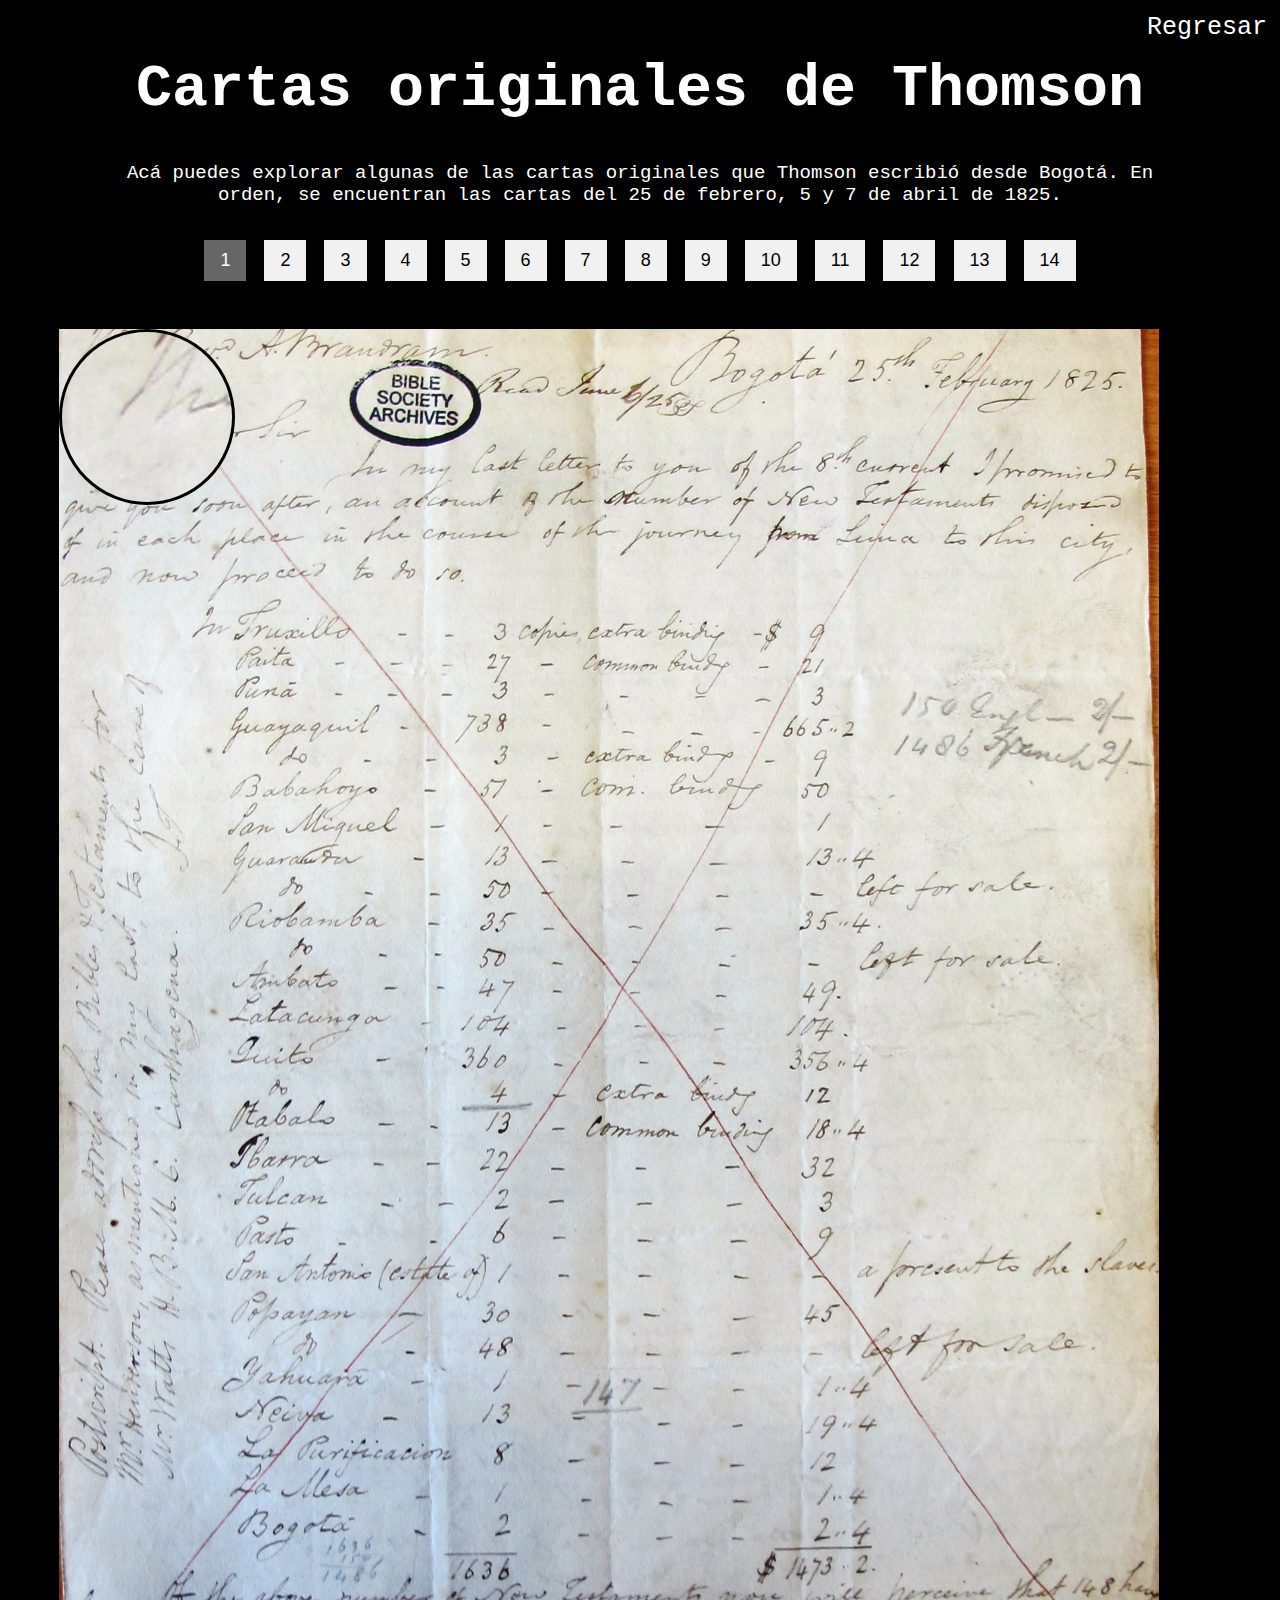
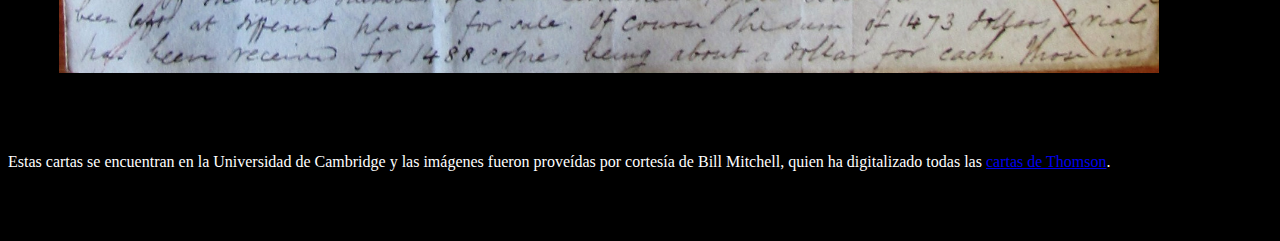
<file: cartasThomson.html>
<!DOCTYPE html>
<html>
<head>
  <meta charset="UTF-8" name="viewport" content="width=device-width, initial-scale=1.0">
  <style>
    html {
      background: #000;
    }

    body {
      padding-bottom: 40px;
    }

    h1 {
      margin-top: 55px;
      margin-bottom: 5px;
    }

    h4 {
      margin-top: 0px;
      margin-bottom: 30px;
    }

    /*Boton de regreso*/
    /* Animación para esperar que aparezca*/
    @keyframes regresoFade {
      0% {opacity: 0;}
      95% {opacity: 0.1;}
      100% {opacity: 1;}
    }

    #volver {
      position: absolute;
      top: 10px;
      right: 10px;
      color: white;
      padding: 3px;
      text-decoration: none;
      font-family: monospace;
      font-size: 25px;
      animation-name: regresoFade;
      animation-duration: 5s;
      animation-fill-mode: forwards;
    }

    #volver:hover {
      border: 5px solid black;
      border-radius: 15px;
      color: black;
      background: #f6eabe;
      cursor: pointer;
    }

    #disminuirLetra {
      margin:auto;
      width:83%;
      font-size: 19px;
    }

    #myimage {
      display: none;
    }

    .header {
      font-family: monospace;
      color: white;
      font-size: 30px;
      text-align: center;
    }

    /* Estilo de los botones de páginas */
    .boton {
      border: none;
      outline: none;
      padding: 10px 16px;
      background-color: #f1f1f1;
      cursor: pointer;
      font-size: 18px;
    }

    .boton:hover {
      background-color: #ddd;
    }

    .boton.activo {
      background-color: #666;
      color: white;
    }

    /* Estilo de artículo de prensa*/
    .contenedorArticuloPrensa {
      padding-top: 30px;
      padding-bottom: 60px;
      margin: auto;
      width: 92%;
      overflow: auto;
    }

    .contenidoArticuloPrensa {
      display: none;
    }


    /*Estilo de Lupa*/
    .img-magnifier-container {
      position: relative;
    }

    .img-magnifier-glass {
      position: absolute;
      border: 3px solid #000;
      border-radius: 50%;
      cursor: none;
      /*Set the size of the magnifier glass:*/
      width: 170px;
      height: 170px;
    }
  </style>
</head>

<body>
  <div class="header" id="myHeader">
    <h1>Cartas originales de Thomson</h1>
    <br>
    <div id="disminuirLetra"><span>Acá puedes explorar algunas de las cartas originales que Thomson escribió desde Bogotá. En orden, se encuentran las cartas del 25 de febrero, 5 y 7 de abril de 1825.</span></div>
    <br>
    <button class="boton activo" onclick="paginaUno()">1</button>
    <button class="boton" onclick="paginaDos()">2</button>
    <button class="boton" onclick="paginaTres()">3</button>
    <button class="boton" onclick="paginaCuatro()">4</button>
    <button class="boton" onclick="paginaCinco()">5</button>
    <button class="boton" onclick="paginaSeis()">6</button>
    <button class="boton" onclick="paginaSiete()">7</button>
    <button class="boton" onclick="paginaOcho()">8</button>
    <button class="boton" onclick="paginaNueve()">9</button>
    <button class="boton" onclick="paginaDiez()">10</button>
    <button class="boton" onclick="paginaOnce()">11</button>
    <button class="boton" onclick="paginaDoce()">12</button>
    <button class="boton" onclick="paginaTrece()">13</button>
    <button class="boton" onclick="paginaCatorce()">14</button>
  </div>
<br>
  <div class='contenedorArticuloPrensa'>
    <a href="thomson.html" id="volver">Regresar</a>
    <div class='img-magnifier-container'>
      <img id='paginaUno' class="contenidoArticuloPrensa fade" src='Imagenes/febrero25_1.JPG' width='1100' height='1344'>
      <img id='paginaDos' class="contenidoArticuloPrensa fade" src='Imagenes/febrero25_2.JPG' width='1100' height='1344'>
      <img id='paginaTres' class="contenidoArticuloPrensa fade" src='Imagenes/febrero25_3.JPG' width='1100' height='1344'>
      <img id='paginaCuatro' class="contenidoArticuloPrensa fade" src='Imagenes/febrero25_4.JPG' width='1100' height='1344'>
      <img id='paginaCinco' class="contenidoArticuloPrensa fade" src='Imagenes/abril5_1.JPG' width='1100' height='1344'>
      <img id='paginaSeis' class="contenidoArticuloPrensa fade" src='Imagenes/abril5_2.JPG' width='1100' height='1344'>
      <img id='paginaSiete' class="contenidoArticuloPrensa fade" src='Imagenes/abril5_3.JPG' width='1100' height='1344'>
      <img id='paginaOcho' class="contenidoArticuloPrensa fade" src='Imagenes/abril5_4.JPG' width='1100' height='1344'>
      <img id='paginaNueve' class="contenidoArticuloPrensa fade" src='Imagenes/abril5_5.JPG' width='1100' height='1344'>
      <img id='paginaDiez' class="contenidoArticuloPrensa fade" src='Imagenes/abril5_6.JPG' width='1100' height='1344'>
      <img id='paginaOnce' class="contenidoArticuloPrensa fade" src='Imagenes/abril5_7.JPG' width='1100' height='1344'>
      <img id='paginaDoce' class="contenidoArticuloPrensa fade" src='Imagenes/abril7_1.JPG' width='1100' height='1344'>
      <img id='paginaTrece' class="contenidoArticuloPrensa fade" src='Imagenes/abril7_2.JPG' width='1100' height='1344'>
      <img id='paginaCatorce' class="contenidoArticuloPrensa fade" src='Imagenes/abril7_3.JPG' width='1100' height='1344'>
    </div>
  </div>
  <p style="color:white">Estas cartas se encuentran en la Universidad de Cambridge y las imágenes fueron proveídas por cortesía de Bill Mitchell, quien ha digitalizado todas las <a href="https://www.jamesdiegothomson.com/" target="_blank">cartas de Thomson</a>.</p>
</body>

<script>
  var header = document.getElementById("myHeader");
  var botones = header.getElementsByClassName("boton");
  for (var i = 0; i < botones.length; i++) {
    botones[i].addEventListener("click", function() {
      var current = document.getElementsByClassName("activo");
      current[0].className = current[0].className.replace(" activo", "");
      this.className += " activo";
    });
  }
  var mostrarLupa;

  function paginaUno() {
    mostrarLupa = document.getElementsByClassName("img-magnifier-glass");
    for (var i = 0; i < mostrarLupa.length; i++) {
      mostrarLupa[i].style.display = "none";
    }
    document.getElementById("paginaDos").style.display = 'none';
    document.getElementById("paginaTres").style.display = 'none';
    document.getElementById("paginaCuatro").style.display = 'none';
    document.getElementById("paginaCinco").style.display = 'none';
    document.getElementById("paginaSeis").style.display = 'none';
    document.getElementById("paginaSiete").style.display = 'none';
    document.getElementById("paginaOcho").style.display = 'none';
    document.getElementById("paginaNueve").style.display = 'none';
    document.getElementById("paginaDiez").style.display = 'none';
    document.getElementById("paginaOnce").style.display = 'none';
    document.getElementById("paginaDoce").style.display = 'none';
    document.getElementById("paginaTrece").style.display = 'none';
    document.getElementById("paginaCatorce").style.display = 'none';
    document.getElementById("paginaUno").style.display = 'initial';
    magnify("paginaUno", 2.7);
  }

  function paginaDos() {
    mostrarLupa = document.getElementsByClassName("img-magnifier-glass");
    for (var i = 0; i < mostrarLupa.length; i++) {
      mostrarLupa[i].style.display = "none";
    }
    document.getElementById("paginaUno").style.display = 'none';
    document.getElementById("paginaTres").style.display = 'none';
    document.getElementById("paginaCuatro").style.display = 'none';
    document.getElementById("paginaCinco").style.display = 'none';
    document.getElementById("paginaSeis").style.display = 'none';
    document.getElementById("paginaSiete").style.display = 'none';
    document.getElementById("paginaOcho").style.display = 'none';
    document.getElementById("paginaNueve").style.display = 'none';
    document.getElementById("paginaDiez").style.display = 'none';
    document.getElementById("paginaOnce").style.display = 'none';
    document.getElementById("paginaDoce").style.display = 'none';
    document.getElementById("paginaTrece").style.display = 'none';
    document.getElementById("paginaCatorce").style.display = 'none';
    document.getElementById("paginaDos").style.display = 'initial';
    magnify("paginaDos", 2.7);
  }

  function paginaTres() {
    mostrarLupa = document.getElementsByClassName("img-magnifier-glass");
    for (var i = 0; i < mostrarLupa.length; i++) {
      mostrarLupa[i].style.display = "none";
    }
    document.getElementById("paginaUno").style.display = 'none';
    document.getElementById("paginaDos").style.display = 'none';
    document.getElementById("paginaCuatro").style.display = 'none';
    document.getElementById("paginaCinco").style.display = 'none';
    document.getElementById("paginaSeis").style.display = 'none';
    document.getElementById("paginaSiete").style.display = 'none';
    document.getElementById("paginaOcho").style.display = 'none';
    document.getElementById("paginaNueve").style.display = 'none';
    document.getElementById("paginaDiez").style.display = 'none';
    document.getElementById("paginaOnce").style.display = 'none';
    document.getElementById("paginaDoce").style.display = 'none';
    document.getElementById("paginaTrece").style.display = 'none';
    document.getElementById("paginaCatorce").style.display = 'none';
    document.getElementById("paginaTres").style.display = 'initial';
    magnify("paginaTres", 2.7);
  }

  function paginaCuatro() {
    mostrarLupa = document.getElementsByClassName("img-magnifier-glass");
    for (var i = 0; i < mostrarLupa.length; i++) {
      mostrarLupa[i].style.display = "none";
    }
    document.getElementById("paginaUno").style.display = 'none';
    document.getElementById("paginaDos").style.display = 'none';
    document.getElementById("paginaTres").style.display = 'none';
    document.getElementById("paginaCinco").style.display = 'none';
    document.getElementById("paginaSeis").style.display = 'none';
    document.getElementById("paginaSiete").style.display = 'none';
    document.getElementById("paginaOcho").style.display = 'none';
    document.getElementById("paginaNueve").style.display = 'none';
    document.getElementById("paginaDiez").style.display = 'none';
    document.getElementById("paginaOnce").style.display = 'none';
    document.getElementById("paginaDoce").style.display = 'none';
    document.getElementById("paginaTrece").style.display = 'none';
    document.getElementById("paginaCatorce").style.display = 'none';
    document.getElementById("paginaCuatro").style.display = 'initial';
    magnify("paginaCuatro", 2.7);
  }

  function paginaCinco() {
    mostrarLupa = document.getElementsByClassName("img-magnifier-glass");
    for (var i = 0; i < mostrarLupa.length; i++) {
      mostrarLupa[i].style.display = "none";
    }
    document.getElementById("paginaUno").style.display = 'none';
    document.getElementById("paginaDos").style.display = 'none';
    document.getElementById("paginaTres").style.display = 'none';
    document.getElementById("paginaCuatro").style.display = 'none';
    document.getElementById("paginaSeis").style.display = 'none';
    document.getElementById("paginaSiete").style.display = 'none';
    document.getElementById("paginaOcho").style.display = 'none';
    document.getElementById("paginaNueve").style.display = 'none';
    document.getElementById("paginaDiez").style.display = 'none';
    document.getElementById("paginaOnce").style.display = 'none';
    document.getElementById("paginaDoce").style.display = 'none';
    document.getElementById("paginaTrece").style.display = 'none';
    document.getElementById("paginaCatorce").style.display = 'none';
    document.getElementById("paginaCinco").style.display = 'initial';
    magnify("paginaCinco", 2.7);
  }

  function paginaSeis() {
    mostrarLupa = document.getElementsByClassName("img-magnifier-glass");
    for (var i = 0; i < mostrarLupa.length; i++) {
      mostrarLupa[i].style.display = "none";
    }
    document.getElementById("paginaUno").style.display = 'none';
    document.getElementById("paginaDos").style.display = 'none';
    document.getElementById("paginaTres").style.display = 'none';
    document.getElementById("paginaCuatro").style.display = 'none';
    document.getElementById("paginaCinco").style.display = 'none';
    document.getElementById("paginaSiete").style.display = 'none';
    document.getElementById("paginaOcho").style.display = 'none';
    document.getElementById("paginaNueve").style.display = 'none';
    document.getElementById("paginaDiez").style.display = 'none';
    document.getElementById("paginaOnce").style.display = 'none';
    document.getElementById("paginaDoce").style.display = 'none';
    document.getElementById("paginaTrece").style.display = 'none';
    document.getElementById("paginaCatorce").style.display = 'none';
    document.getElementById("paginaSeis").style.display = 'initial';
    magnify("paginaSeis", 2.7);
  }

  function paginaSiete() {
    mostrarLupa = document.getElementsByClassName("img-magnifier-glass");
    for (var i = 0; i < mostrarLupa.length; i++) {
      mostrarLupa[i].style.display = "none";
    }
    document.getElementById("paginaUno").style.display = 'none';
    document.getElementById("paginaDos").style.display = 'none';
    document.getElementById("paginaTres").style.display = 'none';
    document.getElementById("paginaCuatro").style.display = 'none';
    document.getElementById("paginaCinco").style.display = 'none';
    document.getElementById("paginaSeis").style.display = 'none';
    document.getElementById("paginaOcho").style.display = 'none';
    document.getElementById("paginaNueve").style.display = 'none';
    document.getElementById("paginaDiez").style.display = 'none';
    document.getElementById("paginaOnce").style.display = 'none';
    document.getElementById("paginaDoce").style.display = 'none';
    document.getElementById("paginaTrece").style.display = 'none';
    document.getElementById("paginaCatorce").style.display = 'none';
    document.getElementById("paginaSiete").style.display = 'initial';
    magnify("paginaSiete", 2.7);
  }

  function paginaOcho() {
    mostrarLupa = document.getElementsByClassName("img-magnifier-glass");
    for (var i = 0; i < mostrarLupa.length; i++) {
      mostrarLupa[i].style.display = "none";
    }
    document.getElementById("paginaUno").style.display = 'none';
    document.getElementById("paginaDos").style.display = 'none';
    document.getElementById("paginaTres").style.display = 'none';
    document.getElementById("paginaCuatro").style.display = 'none';
    document.getElementById("paginaCinco").style.display = 'none';
    document.getElementById("paginaSeis").style.display = 'none';
    document.getElementById("paginaSiete").style.display = 'none';
    document.getElementById("paginaNueve").style.display = 'none';
    document.getElementById("paginaDiez").style.display = 'none';
    document.getElementById("paginaOnce").style.display = 'none';
    document.getElementById("paginaDoce").style.display = 'none';
    document.getElementById("paginaTrece").style.display = 'none';
    document.getElementById("paginaCatorce").style.display = 'none';
    document.getElementById("paginaOcho").style.display = 'initial';
    magnify("paginaOcho", 2.7);
  }

  function paginaNueve() {
    mostrarLupa = document.getElementsByClassName("img-magnifier-glass");
    for (var i = 0; i < mostrarLupa.length; i++) {
      mostrarLupa[i].style.display = "none";
    }
    document.getElementById("paginaUno").style.display = 'none';
    document.getElementById("paginaDos").style.display = 'none';
    document.getElementById("paginaTres").style.display = 'none';
    document.getElementById("paginaCuatro").style.display = 'none';
    document.getElementById("paginaCinco").style.display = 'none';
    document.getElementById("paginaSeis").style.display = 'none';
    document.getElementById("paginaSiete").style.display = 'none';
    document.getElementById("paginaOcho").style.display = 'none';
    document.getElementById("paginaDiez").style.display = 'none';
    document.getElementById("paginaOnce").style.display = 'none';
    document.getElementById("paginaDoce").style.display = 'none';
    document.getElementById("paginaTrece").style.display = 'none';
    document.getElementById("paginaCatorce").style.display = 'none';
    document.getElementById("paginaNueve").style.display = 'initial';
    magnify("paginaNueve", 2.7);
  }

  function paginaDiez() {
    mostrarLupa = document.getElementsByClassName("img-magnifier-glass");
    for (var i = 0; i < mostrarLupa.length; i++) {
      mostrarLupa[i].style.display = "none";
    }
    document.getElementById("paginaUno").style.display = 'none';
    document.getElementById("paginaDos").style.display = 'none';
    document.getElementById("paginaTres").style.display = 'none';
    document.getElementById("paginaCuatro").style.display = 'none';
    document.getElementById("paginaCinco").style.display = 'none';
    document.getElementById("paginaSeis").style.display = 'none';
    document.getElementById("paginaSiete").style.display = 'none';
    document.getElementById("paginaOcho").style.display = 'none';
    document.getElementById("paginaNueve").style.display = 'none';
    document.getElementById("paginaOnce").style.display = 'none';
    document.getElementById("paginaDoce").style.display = 'none';
    document.getElementById("paginaTrece").style.display = 'none';
    document.getElementById("paginaCatorce").style.display = 'none';
    document.getElementById("paginaDiez").style.display = 'initial';
    magnify("paginaDiez", 2.7);
  }

  function paginaOnce() {
    mostrarLupa = document.getElementsByClassName("img-magnifier-glass");
    for (var i = 0; i < mostrarLupa.length; i++) {
      mostrarLupa[i].style.display = "none";
    }
    document.getElementById("paginaUno").style.display = 'none';
    document.getElementById("paginaDos").style.display = 'none';
    document.getElementById("paginaTres").style.display = 'none';
    document.getElementById("paginaCuatro").style.display = 'none';
    document.getElementById("paginaCinco").style.display = 'none';
    document.getElementById("paginaSeis").style.display = 'none';
    document.getElementById("paginaSiete").style.display = 'none';
    document.getElementById("paginaOcho").style.display = 'none';
    document.getElementById("paginaNueve").style.display = 'none';
    document.getElementById("paginaDiez").style.display = 'none';
    document.getElementById("paginaDoce").style.display = 'none';
    document.getElementById("paginaTrece").style.display = 'none';
    document.getElementById("paginaCatorce").style.display = 'none';
    document.getElementById("paginaOnce").style.display = 'initial';
    magnify("paginaOnce", 2.7);
  }

  function paginaDoce() {
    mostrarLupa = document.getElementsByClassName("img-magnifier-glass");
    for (var i = 0; i < mostrarLupa.length; i++) {
      mostrarLupa[i].style.display = "none";
    }
    document.getElementById("paginaUno").style.display = 'none';
    document.getElementById("paginaDos").style.display = 'none';
    document.getElementById("paginaTres").style.display = 'none';
    document.getElementById("paginaCuatro").style.display = 'none';
    document.getElementById("paginaCinco").style.display = 'none';
    document.getElementById("paginaSeis").style.display = 'none';
    document.getElementById("paginaSiete").style.display = 'none';
    document.getElementById("paginaOcho").style.display = 'none';
    document.getElementById("paginaNueve").style.display = 'none';
    document.getElementById("paginaDiez").style.display = 'none';
    document.getElementById("paginaOnce").style.display = 'none';
    document.getElementById("paginaTrece").style.display = 'none';
    document.getElementById("paginaCatorce").style.display = 'none';
    document.getElementById("paginaDoce").style.display = 'initial';
    magnify("paginaDoce", 2.7);
  }

  function paginaTrece() {
    mostrarLupa = document.getElementsByClassName("img-magnifier-glass");
    for (var i = 0; i < mostrarLupa.length; i++) {
      mostrarLupa[i].style.display = "none";
    }
    document.getElementById("paginaUno").style.display = 'none';
    document.getElementById("paginaDos").style.display = 'none';
    document.getElementById("paginaTres").style.display = 'none';
    document.getElementById("paginaCuatro").style.display = 'none';
    document.getElementById("paginaCinco").style.display = 'none';
    document.getElementById("paginaSeis").style.display = 'none';
    document.getElementById("paginaSiete").style.display = 'none';
    document.getElementById("paginaOcho").style.display = 'none';
    document.getElementById("paginaNueve").style.display = 'none';
    document.getElementById("paginaDiez").style.display = 'none';
    document.getElementById("paginaOnce").style.display = 'none';
    document.getElementById("paginaDoce").style.display = 'none';
    document.getElementById("paginaCatorce").style.display = 'none';
    document.getElementById("paginaTrece").style.display = 'initial';
    magnify("paginaTrece", 2.7);
  }

  function paginaCatorce() {
    mostrarLupa = document.getElementsByClassName("img-magnifier-glass");
    for (var i = 0; i < mostrarLupa.length; i++) {
      mostrarLupa[i].style.display = "none";
    }
    document.getElementById("paginaUno").style.display = 'none';
    document.getElementById("paginaDos").style.display = 'none';
    document.getElementById("paginaTres").style.display = 'none';
    document.getElementById("paginaCuatro").style.display = 'none';
    document.getElementById("paginaCinco").style.display = 'none';
    document.getElementById("paginaSeis").style.display = 'none';
    document.getElementById("paginaSiete").style.display = 'none';
    document.getElementById("paginaOcho").style.display = 'none';
    document.getElementById("paginaNueve").style.display = 'none';
    document.getElementById("paginaDiez").style.display = 'none';
    document.getElementById("paginaOnce").style.display = 'none';
    document.getElementById("paginaDoce").style.display = 'none';
    document.getElementById("paginaTrece").style.display = 'none';
    document.getElementById("paginaCatorce").style.display = 'initial';
    magnify("paginaCatorce", 2.7);
  }
  /* Initiate Magnify Function
  with the id of the image, and the strength of the magnifier glass:*/
  document.getElementById('paginaUno').style.display = "initial";
  magnify("paginaUno", 2.7);

  function magnify(imgID, zoom) {
    var img, glass, w, h, bw;
    img = document.getElementById(imgID);
    /*create magnifier glass:*/
    glass = document.createElement("DIV");
    glass.setAttribute("class", "img-magnifier-glass");
    /*insert magnifier glass:*/
    img.parentElement.insertBefore(glass, img);
    /*set background properties for the magnifier glass:*/
    glass.style.backgroundImage = "url('" + img.src + "')";
    glass.style.backgroundRepeat = "no-repeat";
    glass.style.backgroundSize = (img.width * zoom) + "px " + (img.height * zoom) + "px";
    bw = 3;
    w = glass.offsetWidth / 2;
    h = glass.offsetHeight / 2;
    /*execute a function when someone moves the magnifier glass over the image:*/
    glass.addEventListener("mousemove", moveMagnifier);
    img.addEventListener("mousemove", moveMagnifier);
    /*and also for touch screens:*/
    glass.addEventListener("touchmove", moveMagnifier);
    img.addEventListener("touchmove", moveMagnifier);

    function moveMagnifier(e) {
      var pos, x, y;
      /*prevent any other actions that may occur when moving over the image*/
      e.preventDefault();
      /*get the cursor's x and y positions:*/
      pos = getCursorPos(e);
      x = pos.x;
      y = pos.y;
      /*prevent the magnifier glass from being positioned outside the image:*/
      if (x > img.width - (w / zoom)) {
        x = img.width - (w / zoom);
      }
      if (x < w / zoom) {
        x = w / zoom;
      }
      if (y > img.height - (h / zoom)) {
        y = img.height - (h / zoom);
      }
      if (y < h / zoom) {
        y = h / zoom;
      }
      /*set the position of the magnifier glass:*/
      glass.style.left = (x - w) + "px";
      glass.style.top = (y - h) + "px";
      /*display what the magnifier glass "sees":*/
      glass.style.backgroundPosition = "-" + ((x * zoom) - w + bw) + "px -" + ((y * zoom) - h + bw) + "px";
    }

    function getCursorPos(e) {
      var a, x = 0,
        y = 0;
      e = e || window.event;
      /*get the x and y positions of the image:*/
      a = img.getBoundingClientRect();
      /*calculate the cursor's x and y coordinates, relative to the image:*/
      x = e.pageX - a.left;
      y = e.pageY - a.top;
      /*consider any page scrolling:*/
      x = x - window.pageXOffset;
      y = y - window.pageYOffset;
      return {
        x: x,
        y: y
      };
    }
  }
</script>
</html>
</file>
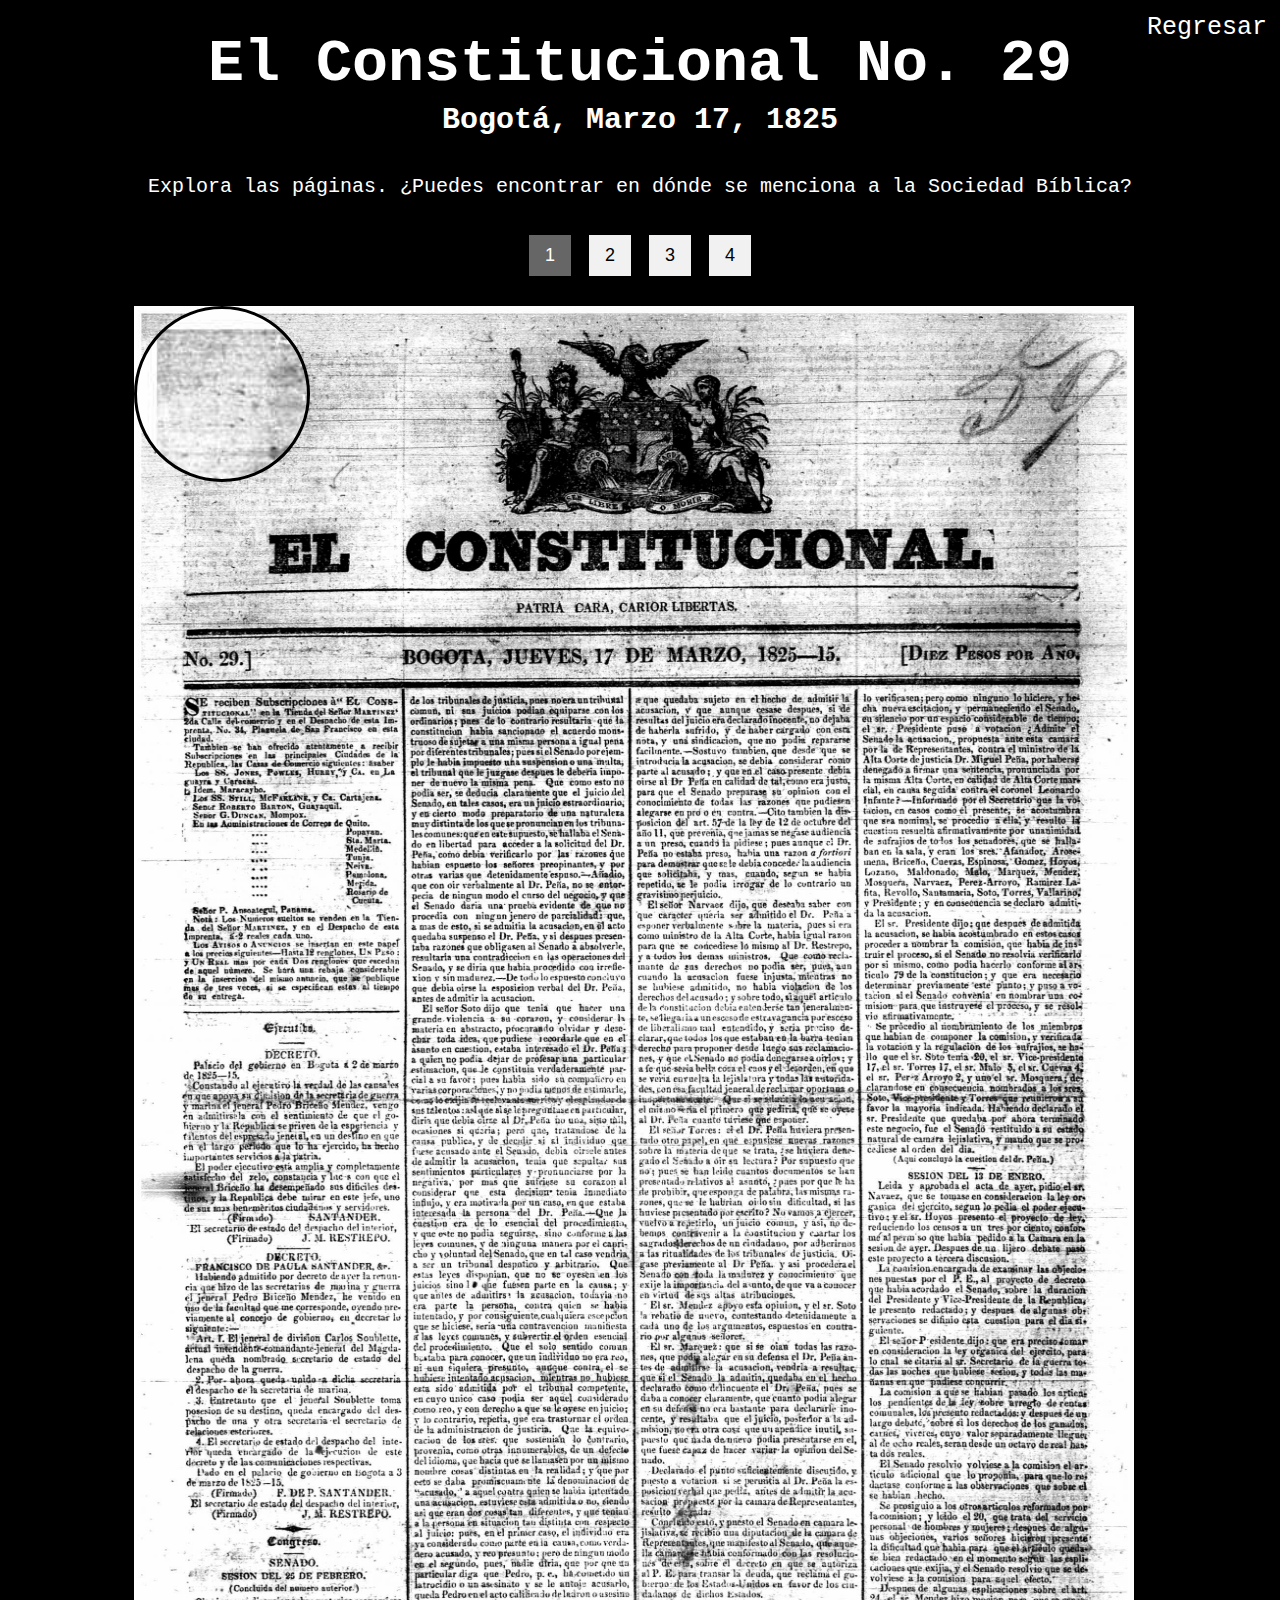
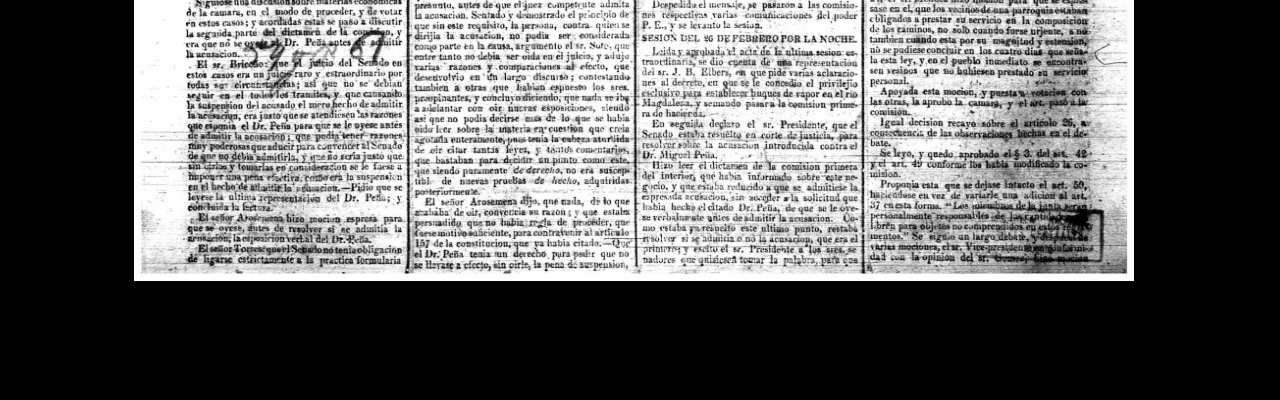
<file: constitucional29.html>
<!DOCTYPE html>
<html>
<head>
  <meta charset="UTF-8" name="viewport" content="width=device-width, initial-scale=1.0">
  <style>
    html {
      background: #000;
    }

    body {
      padding-bottom: 40px;
    }

    h1 {
      margin-top: 30px;
      margin-bottom: 5px;
    }

    h4 {
      margin-top: 0px;
      margin-bottom: 30px;
    }

    /*Boton de regreso*/
    /* Animación para esperar que aparezca*/
    @keyframes regresoFade {
      0% {opacity: 0;}
      95% {opacity: 0.1;}
      100% {opacity: 1;}
    }

    #volver {
      position: absolute;
      top: 10px;
      right: 10px;
      color: white;
      padding: 3px;
      text-decoration: none;
      font-family: monospace;
      font-size: 25px;
      animation-name: regresoFade;
      animation-duration: 5s;
      animation-fill-mode: forwards;
    }

    #volver:hover {
      border: 5px solid black;
      border-radius: 15px;
      color: black;
      background: #f6eabe;
      cursor: pointer;
    }

    #disminuirLetra {
      font-size: 20px;
    }

    #myimage {
      display: none;
    }

    .header {
      font-family: monospace;
      color: white;
      font-size: 30px;
      text-align: center;
    }

    /* Estilo de los botones de páginas */
    .boton {
      border: none;
      outline: none;
      padding: 10px 16px;
      background-color: #f1f1f1;
      cursor: pointer;
      font-size: 18px;
    }

    .boton:hover {
      background-color: #ddd;
    }

    .boton.activo {
      background-color: #666;
      color: white;
    }

    /* Estilo de artículo de prensa*/
    .contenedorArticuloPrensa {
      padding-top: 30px;
      padding-bottom: 60px;
      margin: auto;
      width: 80%;
      overflow: auto;
      z-index: 0;
    }

    .contenidoArticuloPrensa {
      display: none;
    }


    /*Estilo de Lupa*/
    .img-magnifier-container {
      position: relative;
    }

    .img-magnifier-glass {
      position: absolute;
      border: 3px solid #000;
      border-radius: 50%;
      cursor: none;
      /*Set the size of the magnifier glass:*/
      width: 170px;
      height: 170px;
    }
  </style>
</head>

<body>
  <div class="header" id="myHeader">
    <h1>El Constitucional No. 29</h1>
    <h4>Bogotá, Marzo 17, 1825</h4>
    <span id="disminuirLetra">Explora las páginas. ¿Puedes encontrar en dónde se menciona a la Sociedad Bíblica?</span>
    <br><br>
    <button class="boton activo" onclick="paginaUno()">1</button>
    <button class="boton" onclick="paginaDos()">2</button>
    <button class="boton" onclick="paginaTres()">3</button>
    <button class="boton" onclick="paginaCuatro()">4</button>
  </div>

  <div class='contenedorArticuloPrensa'>
    <a href="thomson.html" id="volver">Regresar</a>
    <div class='img-magnifier-container'>
      <img id='paginaUno' class="contenidoArticuloPrensa fade" src='Imagenes/Constitucional_29.1.jpg' width='1000' height='1575'>
      <img id='paginaDos' class="contenidoArticuloPrensa fade" src='Imagenes/Constitucional_29.2.jpg' width='1000' height='1575'>
      <img id='paginaTres' class="contenidoArticuloPrensa fade" src='Imagenes/Constitucional_29.3.jpg' width='1000' height='1575'>
      <img id='paginaCuatro' class="contenidoArticuloPrensa fade" src='Imagenes/Constitucional_29.4.jpg' width='1000' height='1575'>
    </div>
  </div>
</body>

<script>
  var header = document.getElementById("myHeader");
  var botones = header.getElementsByClassName("boton");
  for (var i = 0; i < botones.length; i++) {
    botones[i].addEventListener("click", function() {
      var current = document.getElementsByClassName("activo");
      current[0].className = current[0].className.replace(" activo", "");
      this.className += " activo";
    });
  }
  var mostrarLupa;

  function paginaUno() {
    mostrarLupa = document.getElementsByClassName("img-magnifier-glass");
    for (var i = 0; i < mostrarLupa.length; i++) {
      mostrarLupa[i].style.display = "none";
    }
    document.getElementById("paginaDos").style.display = 'none';
    document.getElementById("paginaTres").style.display = 'none';
    document.getElementById("paginaCuatro").style.display = 'none';
    document.getElementById("paginaUno").style.display = 'initial';
    magnify("paginaUno", 2.7);
  }

  function paginaDos() {
    mostrarLupa = document.getElementsByClassName("img-magnifier-glass");
    for (var i = 0; i < mostrarLupa.length; i++) {
      mostrarLupa[i].style.display = "none";
    }
    document.getElementById("paginaUno").style.display = 'none';
    document.getElementById("paginaTres").style.display = 'none';
    document.getElementById("paginaCuatro").style.display = 'none';
    document.getElementById("paginaDos").style.display = 'initial';
    magnify("paginaDos", 2.7);
  }

  function paginaTres() {
    mostrarLupa = document.getElementsByClassName("img-magnifier-glass");
    for (var i = 0; i < mostrarLupa.length; i++) {
      mostrarLupa[i].style.display = "none";
    }
    document.getElementById("paginaUno").style.display = 'none';
    document.getElementById("paginaDos").style.display = 'none';
    document.getElementById("paginaCuatro").style.display = 'none';
    document.getElementById("paginaTres").style.display = 'initial';
    magnify("paginaTres", 2.7);
  }

  function paginaCuatro() {
    mostrarLupa = document.getElementsByClassName("img-magnifier-glass");
    for (var i = 0; i < mostrarLupa.length; i++) {
      mostrarLupa[i].style.display = "none";
    }
    document.getElementById("paginaUno").style.display = 'none';
    document.getElementById("paginaDos").style.display = 'none';
    document.getElementById("paginaTres").style.display = 'none';
    document.getElementById("paginaCuatro").style.display = 'initial';
    magnify("paginaCuatro", 2.7);
  }
  /* Initiate Magnify Function
  with the id of the image, and the strength of the magnifier glass:*/
  document.getElementById('paginaUno').style.display = "initial";
  magnify("paginaUno", 2.7);

  function magnify(imgID, zoom) {
    var img, glass, w, h, bw;
    img = document.getElementById(imgID);
    /*create magnifier glass:*/
    glass = document.createElement("DIV");
    glass.setAttribute("class", "img-magnifier-glass");
    /*insert magnifier glass:*/
    img.parentElement.insertBefore(glass, img);
    /*set background properties for the magnifier glass:*/
    glass.style.backgroundImage = "url('" + img.src + "')";
    glass.style.backgroundRepeat = "no-repeat";
    glass.style.backgroundSize = (img.width * zoom) + "px " + (img.height * zoom) + "px";
    bw = 3;
    w = glass.offsetWidth / 2;
    h = glass.offsetHeight / 2;
    /*execute a function when someone moves the magnifier glass over the image:*/
    glass.addEventListener("mousemove", moveMagnifier);
    img.addEventListener("mousemove", moveMagnifier);
    /*and also for touch screens:*/
    glass.addEventListener("touchmove", moveMagnifier);
    img.addEventListener("touchmove", moveMagnifier);

    function moveMagnifier(e) {
      var pos, x, y;
      /*prevent any other actions that may occur when moving over the image*/
      e.preventDefault();
      /*get the cursor's x and y positions:*/
      pos = getCursorPos(e);
      x = pos.x;
      y = pos.y;
      /*prevent the magnifier glass from being positioned outside the image:*/
      if (x > img.width - (w / zoom)) {
        x = img.width - (w / zoom);
      }
      if (x < w / zoom) {
        x = w / zoom;
      }
      if (y > img.height - (h / zoom)) {
        y = img.height - (h / zoom);
      }
      if (y < h / zoom) {
        y = h / zoom;
      }
      /*set the position of the magnifier glass:*/
      glass.style.left = (x - w) + "px";
      glass.style.top = (y - h) + "px";
      /*display what the magnifier glass "sees":*/
      glass.style.backgroundPosition = "-" + ((x * zoom) - w + bw) + "px -" + ((y * zoom) - h + bw) + "px";
    }

    function getCursorPos(e) {
      var a, x = 0,
        y = 0;
      e = e || window.event;
      /*get the x and y positions of the image:*/
      a = img.getBoundingClientRect();
      /*calculate the cursor's x and y coordinates, relative to the image:*/
      x = e.pageX - a.left;
      y = e.pageY - a.top;
      /*consider any page scrolling:*/
      x = x - window.pageXOffset;
      y = y - window.pageYOffset;
      return {
        x: x,
        y: y
      };
    }
  }
</script>
</html>
</file>
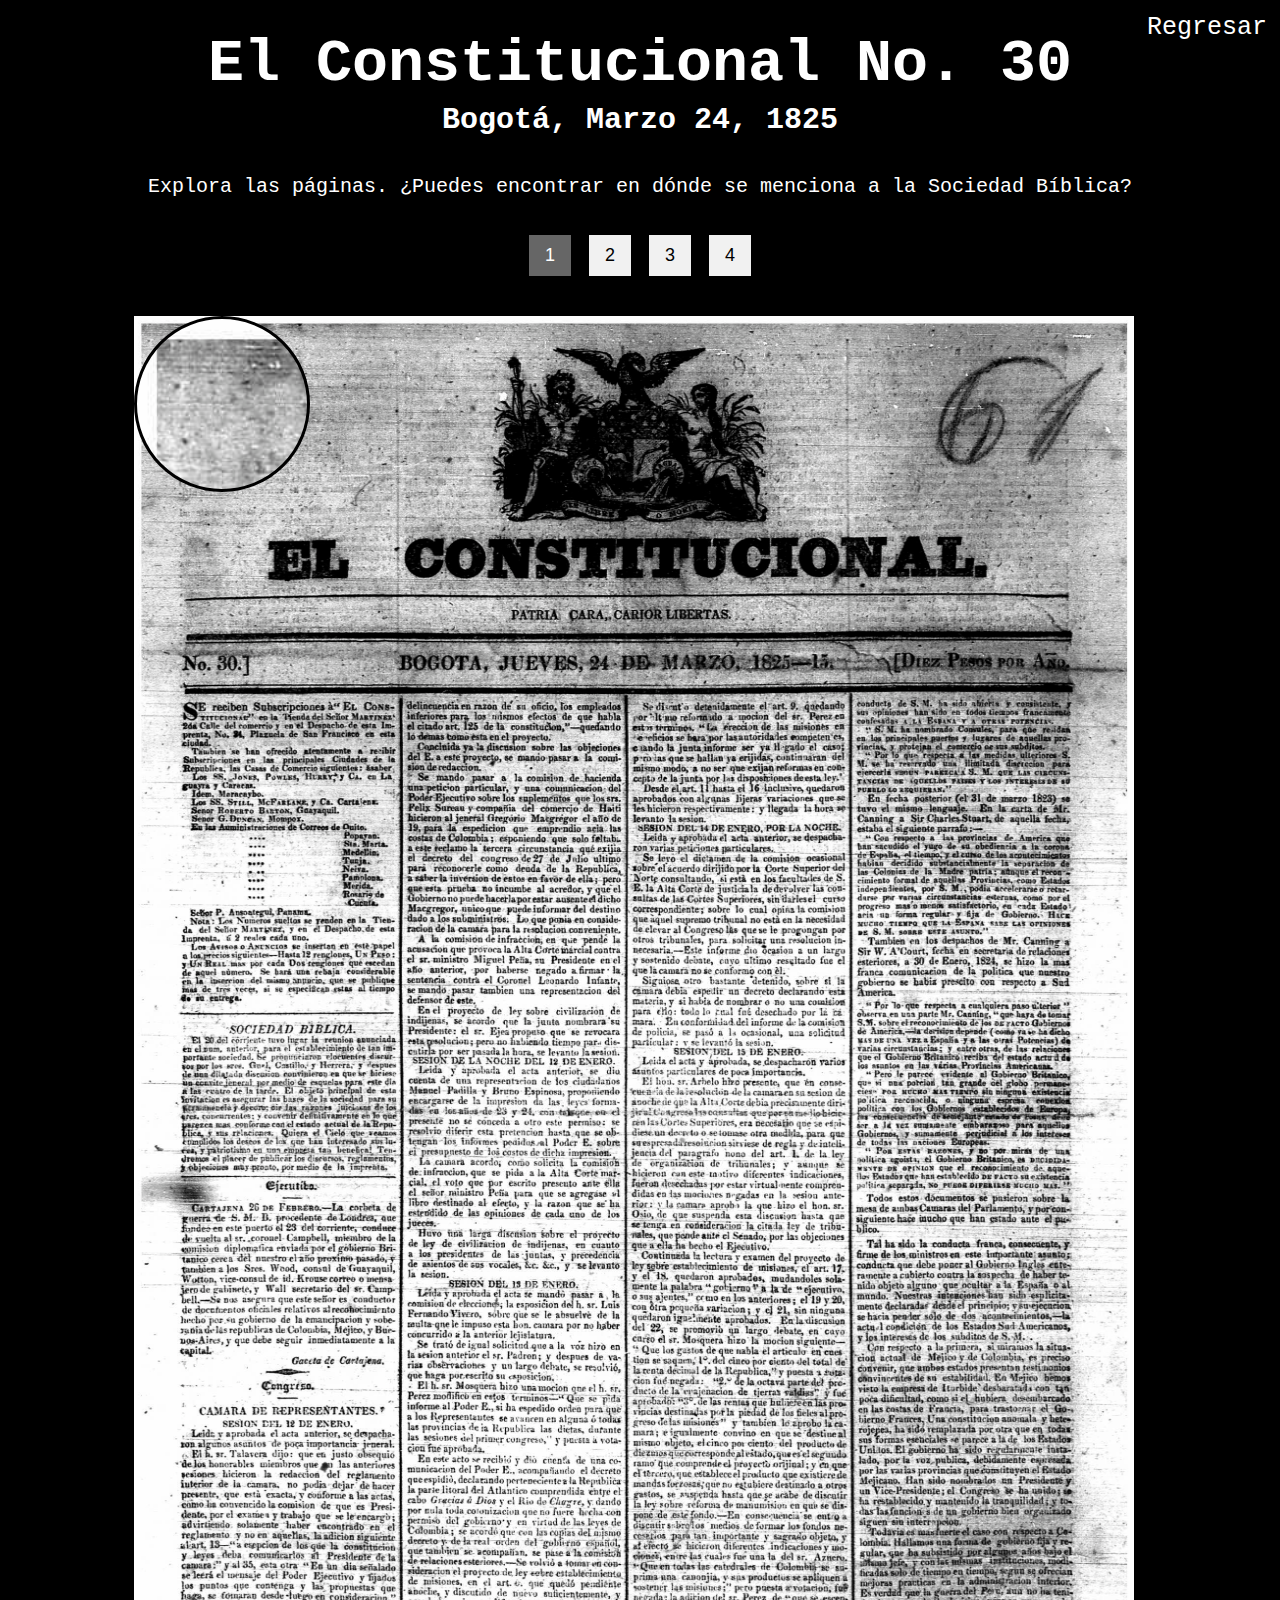
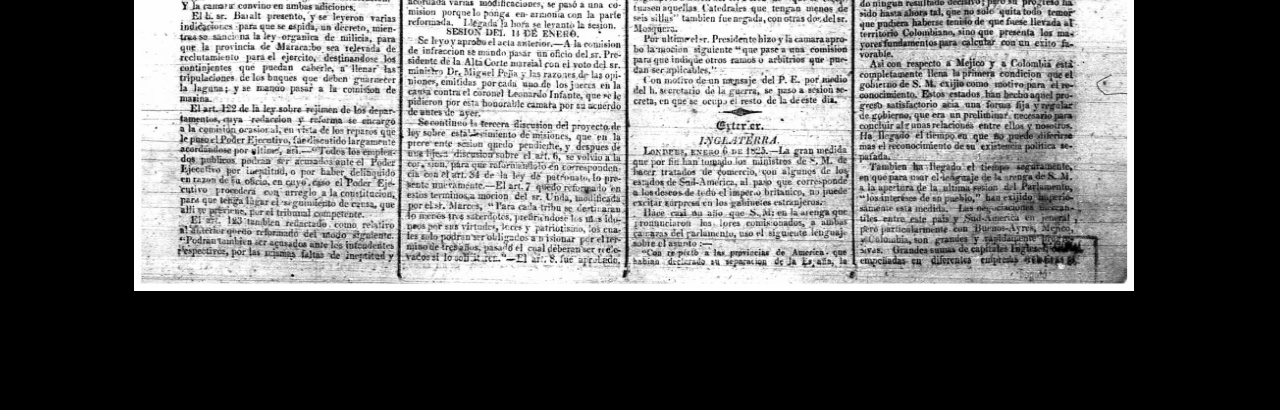
<file: constitucional30.html>
<!DOCTYPE html>
<html>
<head>
  <meta charset="UTF-8" name="viewport" content="width=device-width, initial-scale=1.0">
  <style>

    html {
      background: #000;
    }

    body {
      padding-bottom: 40px;
    }
    h1{
      margin-top: 30px;
      margin-bottom: 5px;
    }
    h4{
      margin-top:0px;
      margin-bottom:30px;
    }

    /*Boton de regreso*/
    /* Animación para esperar que aparezca*/
    @keyframes regresoFade {
      0% {opacity: 0;}
      95% {opacity: 0.1;}
      100% {opacity: 1;}
    }

    #volver {
      position: absolute;
      top: 10px;
      right: 10px;
      color: white;
      padding: 3px;
      text-decoration: none;
      font-family: monospace;
      font-size: 25px;
      animation-name: regresoFade;
      animation-duration: 5s;
      animation-fill-mode: forwards;
    }

    #volver:hover {
      border: 5px solid black;
      border-radius: 15px;
      color: black;
      background: #f6eabe;
      cursor: pointer;
    }

    #disminuirLetra {
      font-size: 20px;
    }

    #myimage {
      display: none;
    }

    .header {
      font-family: monospace;
      color: white;
      font-size: 30px;
      text-align: center;
    }

    /* Estilo de los botones de páginas */
    .boton {
      border: none;
      outline: none;
      padding: 10px 16px;
      background-color: #f1f1f1;
      cursor: pointer;
      font-size: 18px;
    }

    .boton:hover {
      background-color: #ddd;
    }

    .boton.activo {
      background-color: #666;
      color: white;
    }

    /* Estilo de artículo de prensa*/
    .contenedorArticuloPrensa {
      padding-top: 40px;
      padding-bottom: 60px;
      margin: auto;
      width: 80%;
      overflow: auto;
    }

    .contenidoArticuloPrensa {
      display: none;
    }


    /*Estilo de Lupa*/
    .img-magnifier-container {
      position: relative;
    }

    .img-magnifier-glass {
      position: absolute;
      border: 3px solid #000;
      border-radius: 50%;
      cursor: none;
      /*Set the size of the magnifier glass:*/
      width: 170px;
      height: 170px;
    }
  </style>
</head>

<body>
  <div class="header" id="myHeader">
    <h1>El Constitucional No. 30</h1>
    <h4>Bogotá, Marzo 24, 1825</h4>
    <span id="disminuirLetra">Explora las páginas. ¿Puedes encontrar en dónde se menciona a la Sociedad Bíblica?</span>
    <br><br>
    <button class="boton activo" onclick="paginaUno()">1</button>
    <button class="boton" onclick="paginaDos()">2</button>
    <button class="boton" onclick="paginaTres()">3</button>
    <button class="boton" onclick="paginaCuatro()">4</button>
  </div>

  <div class='contenedorArticuloPrensa'>
    <a href="thomson.html" id="volver">Regresar</a>
    <div class='img-magnifier-container'>
      <img id='paginaUno' class="contenidoArticuloPrensa fade" src='Imagenes/Constitucional_30.1.jpg' width='1000' height='1575'>
      <img id='paginaDos' class="contenidoArticuloPrensa fade" src='Imagenes/Constitucional_30.2.jpg' width='1000' height='1575'>
      <img id='paginaTres' class="contenidoArticuloPrensa fade" src='Imagenes/Constitucional_30.3.jpg' width='1000' height='1575'>
      <img id='paginaCuatro' class="contenidoArticuloPrensa fade" src='Imagenes/Constitucional_30.4.jpg' width='1000' height='1575'>
    </div>
  </div>
</body>

<script>
  var header = document.getElementById("myHeader");
  var botones = header.getElementsByClassName("boton");
  for (var i = 0; i < botones.length; i++) {
    botones[i].addEventListener("click", function() {
      var current = document.getElementsByClassName("activo");
      current[0].className = current[0].className.replace(" activo", "");
      this.className += " activo";
    });
  }
  var mostrarLupa;

  function paginaUno() {
    mostrarLupa = document.getElementsByClassName("img-magnifier-glass");
    for (var i = 0; i < mostrarLupa.length; i++) {
      mostrarLupa[i].style.display = "none";
    }
    document.getElementById("paginaDos").style.display = 'none';
    document.getElementById("paginaTres").style.display = 'none';
    document.getElementById("paginaCuatro").style.display = 'none';
    document.getElementById("paginaUno").style.display = 'initial';
    magnify("paginaUno", 2.7);
  }

  function paginaDos() {
    mostrarLupa = document.getElementsByClassName("img-magnifier-glass");
    for (var i = 0; i < mostrarLupa.length; i++) {
      mostrarLupa[i].style.display = "none";
    }
    document.getElementById("paginaUno").style.display = 'none';
    document.getElementById("paginaTres").style.display = 'none';
    document.getElementById("paginaCuatro").style.display = 'none';
    document.getElementById("paginaDos").style.display = 'initial';
    magnify("paginaDos", 2.7);
  }

  function paginaTres() {
    mostrarLupa = document.getElementsByClassName("img-magnifier-glass");
    for (var i = 0; i < mostrarLupa.length; i++) {
      mostrarLupa[i].style.display = "none";
    }
    document.getElementById("paginaUno").style.display = 'none';
    document.getElementById("paginaDos").style.display = 'none';
    document.getElementById("paginaCuatro").style.display = 'none';
    document.getElementById("paginaTres").style.display = 'initial';
    magnify("paginaTres", 2.7);
  }

  function paginaCuatro() {
    mostrarLupa = document.getElementsByClassName("img-magnifier-glass");
    for (var i = 0; i < mostrarLupa.length; i++) {
      mostrarLupa[i].style.display = "none";
    }
    document.getElementById("paginaUno").style.display = 'none';
    document.getElementById("paginaDos").style.display = 'none';
    document.getElementById("paginaTres").style.display = 'none';
    document.getElementById("paginaCuatro").style.display = 'initial';
    magnify("paginaCuatro", 2.7);
  }
  /* Initiate Magnify Function
  with the id of the image, and the strength of the magnifier glass:*/
  document.getElementById('paginaUno').style.display = "initial";
  magnify("paginaUno", 2.7);

  function magnify(imgID, zoom) {
    var img, glass, w, h, bw;
    img = document.getElementById(imgID);
    /*create magnifier glass:*/
    glass = document.createElement("DIV");
    glass.setAttribute("class", "img-magnifier-glass");
    /*insert magnifier glass:*/
    img.parentElement.insertBefore(glass, img);
    /*set background properties for the magnifier glass:*/
    glass.style.backgroundImage = "url('" + img.src + "')";
    glass.style.backgroundRepeat = "no-repeat";
    glass.style.backgroundSize = (img.width * zoom) + "px " + (img.height * zoom) + "px";
    bw = 3;
    w = glass.offsetWidth / 2;
    h = glass.offsetHeight / 2;
    /*execute a function when someone moves the magnifier glass over the image:*/
    glass.addEventListener("mousemove", moveMagnifier);
    img.addEventListener("mousemove", moveMagnifier);
    /*and also for touch screens:*/
    glass.addEventListener("touchmove", moveMagnifier);
    img.addEventListener("touchmove", moveMagnifier);

    function moveMagnifier(e) {
      var pos, x, y;
      /*prevent any other actions that may occur when moving over the image*/
      e.preventDefault();
      /*get the cursor's x and y positions:*/
      pos = getCursorPos(e);
      x = pos.x;
      y = pos.y;
      /*prevent the magnifier glass from being positioned outside the image:*/
      if (x > img.width - (w / zoom)) {
        x = img.width - (w / zoom);
      }
      if (x < w / zoom) {
        x = w / zoom;
      }
      if (y > img.height - (h / zoom)) {
        y = img.height - (h / zoom);
      }
      if (y < h / zoom) {
        y = h / zoom;
      }
      /*set the position of the magnifier glass:*/
      glass.style.left = (x - w) + "px";
      glass.style.top = (y - h) + "px";
      /*display what the magnifier glass "sees":*/
      glass.style.backgroundPosition = "-" + ((x * zoom) - w + bw) + "px -" + ((y * zoom) - h + bw) + "px";
    }

    function getCursorPos(e) {
      var a, x = 0,
        y = 0;
      e = e || window.event;
      /*get the x and y positions of the image:*/
      a = img.getBoundingClientRect();
      /*calculate the cursor's x and y coordinates, relative to the image:*/
      x = e.pageX - a.left;
      y = e.pageY - a.top;
      /*consider any page scrolling:*/
      x = x - window.pageXOffset;
      y = y - window.pageYOffset;
      return {
        x: x,
        y: y
      };
    }
  }
</script>
</html>
</file>
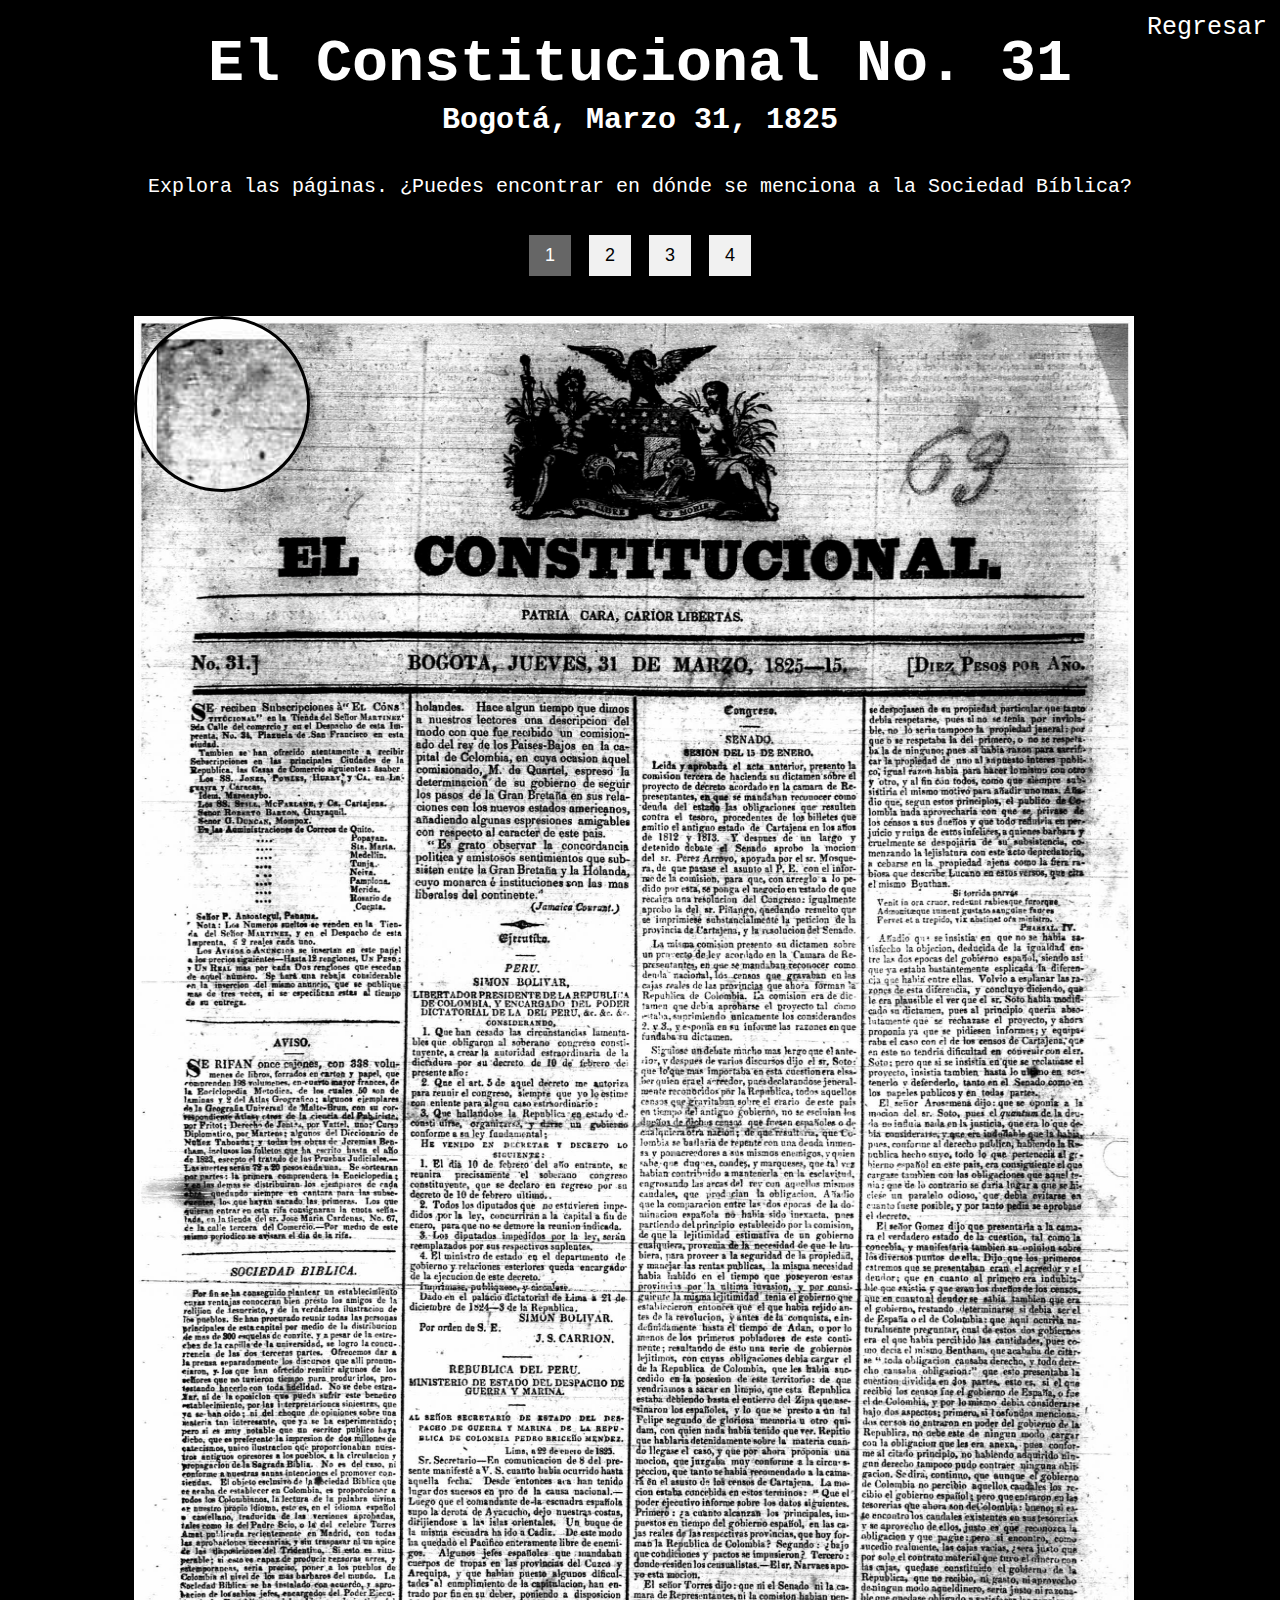
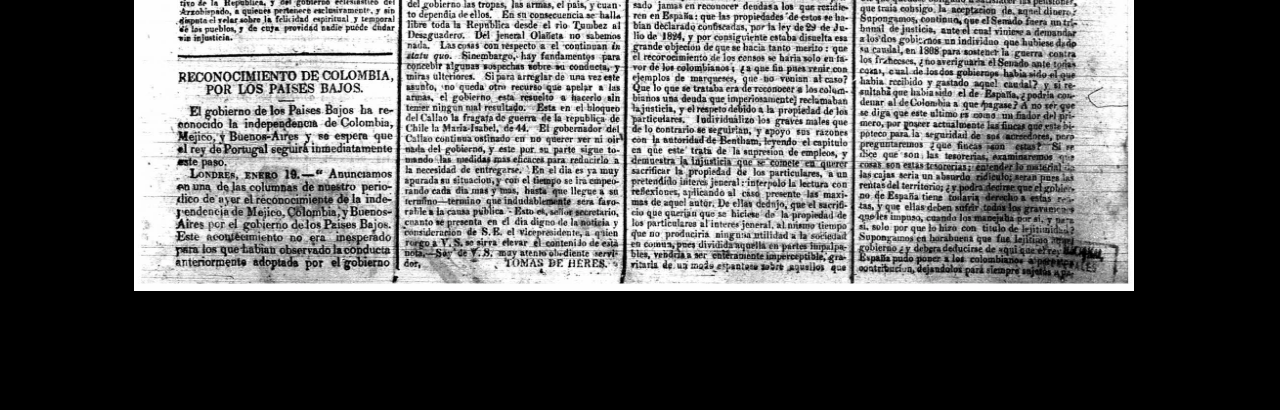
<file: constitucional31.html>
<!DOCTYPE html>
<html>
<head>
  <meta charset="UTF-8" name="viewport" content="width=device-width, initial-scale=1.0">
  <style>

    html {
      background: #000;
    }

    body {
      padding-bottom: 40px;
    }
    h1{
      margin-top: 30px;
      margin-bottom: 5px;
    }
    h4{
      margin-top:0px;
      margin-bottom:30px;
    }

    /*Boton de regreso*/
    /* Animación para esperar que aparezca*/
    @keyframes regresoFade {
      0% {opacity: 0;}
      95% {opacity: 0.1;}
      100% {opacity: 1;}
    }

    #volver {
      position: absolute;
      top: 10px;
      right: 10px;
      color: white;
      padding: 3px;
      text-decoration: none;
      font-family: monospace;
      font-size: 25px;
      animation-name: regresoFade;
      animation-duration: 5s;
      animation-fill-mode: forwards;
    }

    #volver:hover {
      border: 5px solid black;
      border-radius: 15px;
      color: black;
      background: #f6eabe;
      cursor: pointer;
    }

    #disminuirLetra {
      font-size: 20px;
    }

    #myimage {
      display: none;
    }

    .header {
      font-family: monospace;
      color: white;
      font-size: 30px;
      text-align: center;
    }

    /* Estilo de los botones de páginas */
    .boton {
      border: none;
      outline: none;
      padding: 10px 16px;
      background-color: #f1f1f1;
      cursor: pointer;
      font-size: 18px;
    }

    .boton:hover {
      background-color: #ddd;
    }

    .boton.activo {
      background-color: #666;
      color: white;
    }

    /* Estilo de artículo de prensa*/
    .contenedorArticuloPrensa {
      padding-top: 40px;
      padding-bottom: 60px;
      margin: auto;
      width: 80%;
      overflow: auto;
    }

    .contenidoArticuloPrensa {
      display: none;
    }


    /*Estilo de Lupa*/
    .img-magnifier-container {
      position: relative;
    }

    .img-magnifier-glass {
      position: absolute;
      border: 3px solid #000;
      border-radius: 50%;
      cursor: none;
      /*Set the size of the magnifier glass:*/
      width: 170px;
      height: 170px;
    }
  </style>
</head>

<body>
  <div class="header" id="myHeader">
    <h1>El Constitucional No. 31</h1>
    <h4>Bogotá, Marzo 31, 1825</h4>
    <span id="disminuirLetra">Explora las páginas. ¿Puedes encontrar en dónde se menciona a la Sociedad Bíblica?</span>
    <br><br>
    <button class="boton activo" onclick="paginaUno()">1</button>
    <button class="boton" onclick="paginaDos()">2</button>
    <button class="boton" onclick="paginaTres()">3</button>
    <button class="boton" onclick="paginaCuatro()">4</button>
  </div>

  <div class='contenedorArticuloPrensa'>
    <a href="thomson.html" id="volver">Regresar</a>
    <div class='img-magnifier-container'>
      <img id='paginaUno' class="contenidoArticuloPrensa fade" src='Imagenes/Constitucional_31.1.jpg' width='1000' height='1575'>
      <img id='paginaDos' class="contenidoArticuloPrensa fade" src='Imagenes/Constitucional_31.2.jpg' width='1000' height='1575'>
      <img id='paginaTres' class="contenidoArticuloPrensa fade" src='Imagenes/Constitucional_31.3.jpg' width='1000' height='1575'>
      <img id='paginaCuatro' class="contenidoArticuloPrensa fade" src='Imagenes/Constitucional_31.4.jpg' width='1000' height='1575'>
    </div>
  </div>
</body>

<script>
  var header = document.getElementById("myHeader");
  var botones = header.getElementsByClassName("boton");
  for (var i = 0; i < botones.length; i++) {
    botones[i].addEventListener("click", function() {
      var current = document.getElementsByClassName("activo");
      current[0].className = current[0].className.replace(" activo", "");
      this.className += " activo";
    });
  }
  var mostrarLupa;

  function paginaUno() {
    mostrarLupa = document.getElementsByClassName("img-magnifier-glass");
    for (var i = 0; i < mostrarLupa.length; i++) {
      mostrarLupa[i].style.display = "none";
    }
    document.getElementById("paginaDos").style.display = 'none';
    document.getElementById("paginaTres").style.display = 'none';
    document.getElementById("paginaCuatro").style.display = 'none';
    document.getElementById("paginaUno").style.display = 'initial';
    magnify("paginaUno", 2.7);
  }

  function paginaDos() {
    mostrarLupa = document.getElementsByClassName("img-magnifier-glass");
    for (var i = 0; i < mostrarLupa.length; i++) {
      mostrarLupa[i].style.display = "none";
    }
    document.getElementById("paginaUno").style.display = 'none';
    document.getElementById("paginaTres").style.display = 'none';
    document.getElementById("paginaCuatro").style.display = 'none';
    document.getElementById("paginaDos").style.display = 'initial';
    magnify("paginaDos", 2.7);
  }

  function paginaTres() {
    mostrarLupa = document.getElementsByClassName("img-magnifier-glass");
    for (var i = 0; i < mostrarLupa.length; i++) {
      mostrarLupa[i].style.display = "none";
    }
    document.getElementById("paginaUno").style.display = 'none';
    document.getElementById("paginaDos").style.display = 'none';
    document.getElementById("paginaCuatro").style.display = 'none';
    document.getElementById("paginaTres").style.display = 'initial';
    magnify("paginaTres", 2.7);
  }

  function paginaCuatro() {
    mostrarLupa = document.getElementsByClassName("img-magnifier-glass");
    for (var i = 0; i < mostrarLupa.length; i++) {
      mostrarLupa[i].style.display = "none";
    }
    document.getElementById("paginaUno").style.display = 'none';
    document.getElementById("paginaDos").style.display = 'none';
    document.getElementById("paginaTres").style.display = 'none';
    document.getElementById("paginaCuatro").style.display = 'initial';
    magnify("paginaCuatro", 2.7);
  }
  /* Initiate Magnify Function
  with the id of the image, and the strength of the magnifier glass:*/
  document.getElementById('paginaUno').style.display = "initial";
  magnify("paginaUno", 2.7);

  function magnify(imgID, zoom) {
    var img, glass, w, h, bw;
    img = document.getElementById(imgID);
    /*create magnifier glass:*/
    glass = document.createElement("DIV");
    glass.setAttribute("class", "img-magnifier-glass");
    /*insert magnifier glass:*/
    img.parentElement.insertBefore(glass, img);
    /*set background properties for the magnifier glass:*/
    glass.style.backgroundImage = "url('" + img.src + "')";
    glass.style.backgroundRepeat = "no-repeat";
    glass.style.backgroundSize = (img.width * zoom) + "px " + (img.height * zoom) + "px";
    bw = 3;
    w = glass.offsetWidth / 2;
    h = glass.offsetHeight / 2;
    /*execute a function when someone moves the magnifier glass over the image:*/
    glass.addEventListener("mousemove", moveMagnifier);
    img.addEventListener("mousemove", moveMagnifier);
    /*and also for touch screens:*/
    glass.addEventListener("touchmove", moveMagnifier);
    img.addEventListener("touchmove", moveMagnifier);

    function moveMagnifier(e) {
      var pos, x, y;
      /*prevent any other actions that may occur when moving over the image*/
      e.preventDefault();
      /*get the cursor's x and y positions:*/
      pos = getCursorPos(e);
      x = pos.x;
      y = pos.y;
      /*prevent the magnifier glass from being positioned outside the image:*/
      if (x > img.width - (w / zoom)) {
        x = img.width - (w / zoom);
      }
      if (x < w / zoom) {
        x = w / zoom;
      }
      if (y > img.height - (h / zoom)) {
        y = img.height - (h / zoom);
      }
      if (y < h / zoom) {
        y = h / zoom;
      }
      /*set the position of the magnifier glass:*/
      glass.style.left = (x - w) + "px";
      glass.style.top = (y - h) + "px";
      /*display what the magnifier glass "sees":*/
      glass.style.backgroundPosition = "-" + ((x * zoom) - w + bw) + "px -" + ((y * zoom) - h + bw) + "px";
    }

    function getCursorPos(e) {
      var a, x = 0,
        y = 0;
      e = e || window.event;
      /*get the x and y positions of the image:*/
      a = img.getBoundingClientRect();
      /*calculate the cursor's x and y coordinates, relative to the image:*/
      x = e.pageX - a.left;
      y = e.pageY - a.top;
      /*consider any page scrolling:*/
      x = x - window.pageXOffset;
      y = y - window.pageYOffset;
      return {
        x: x,
        y: y
      };
    }
  }
</script>
</html>
</file>
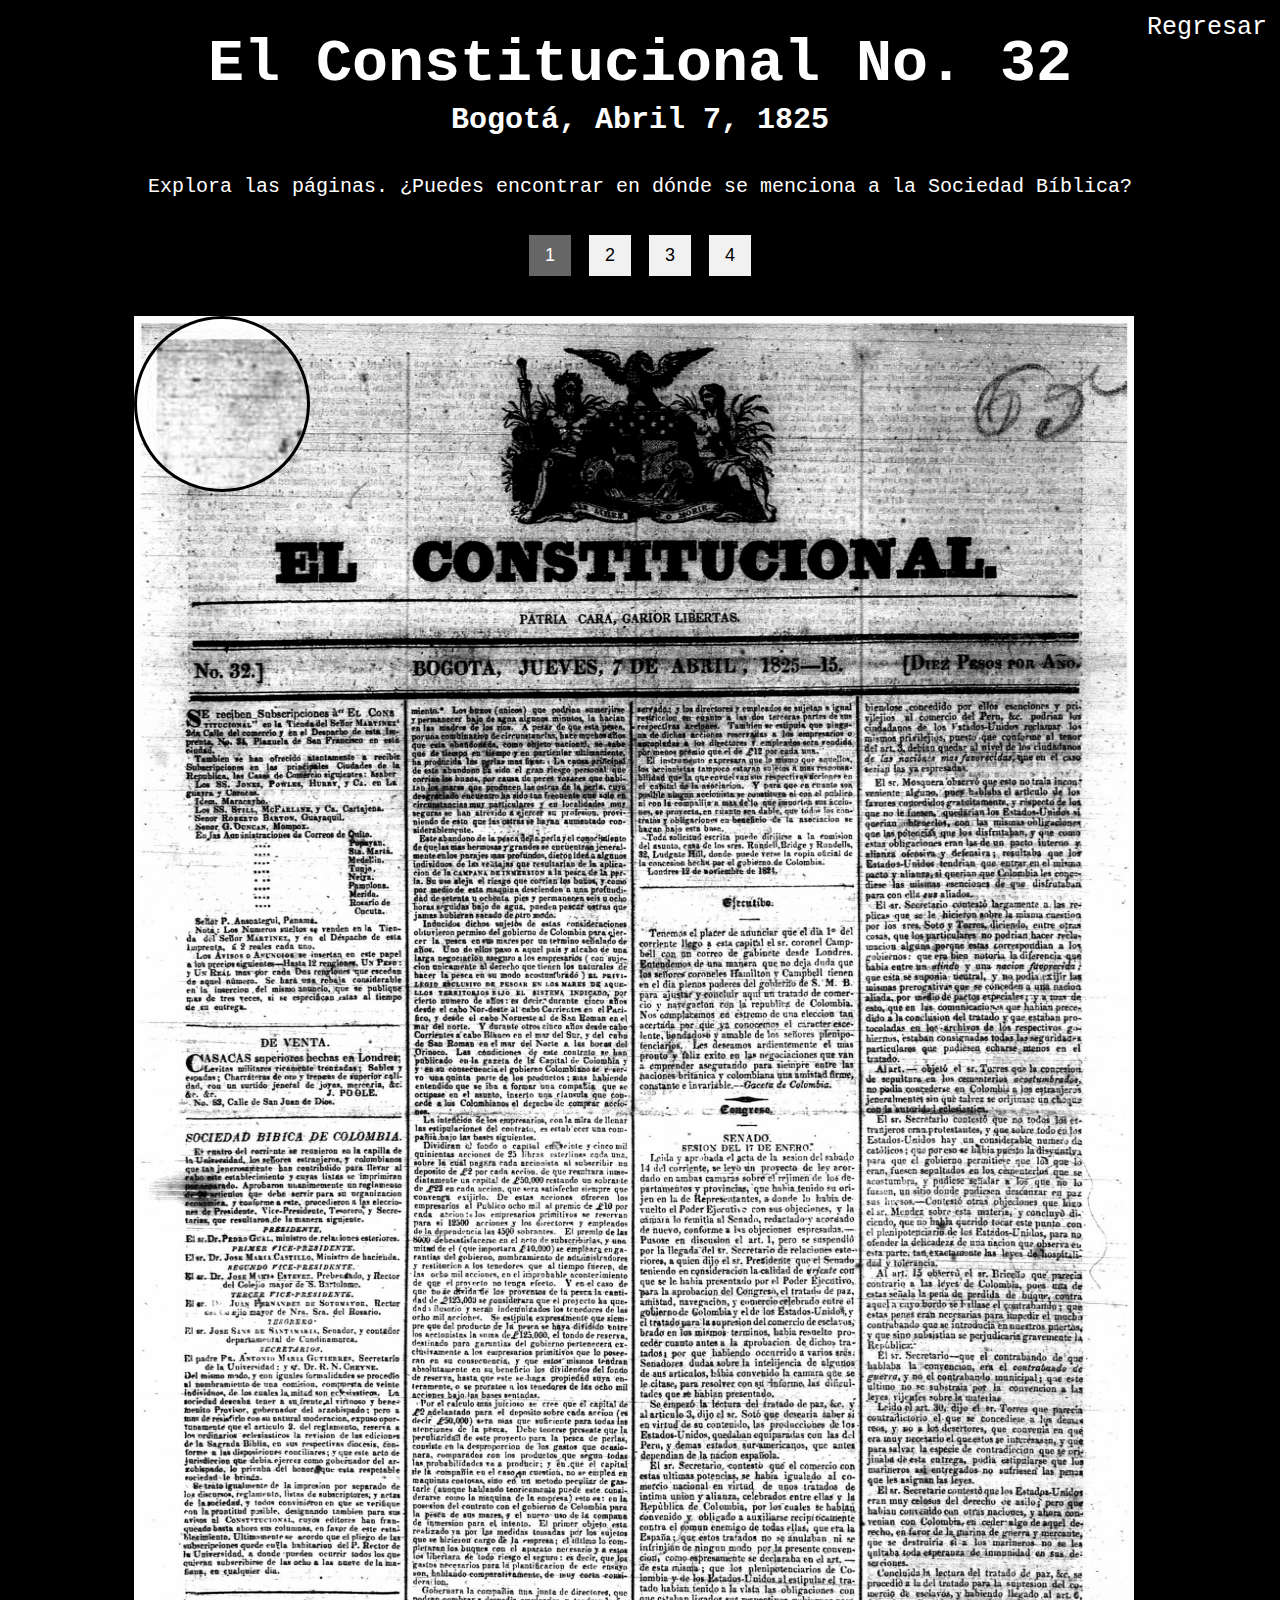
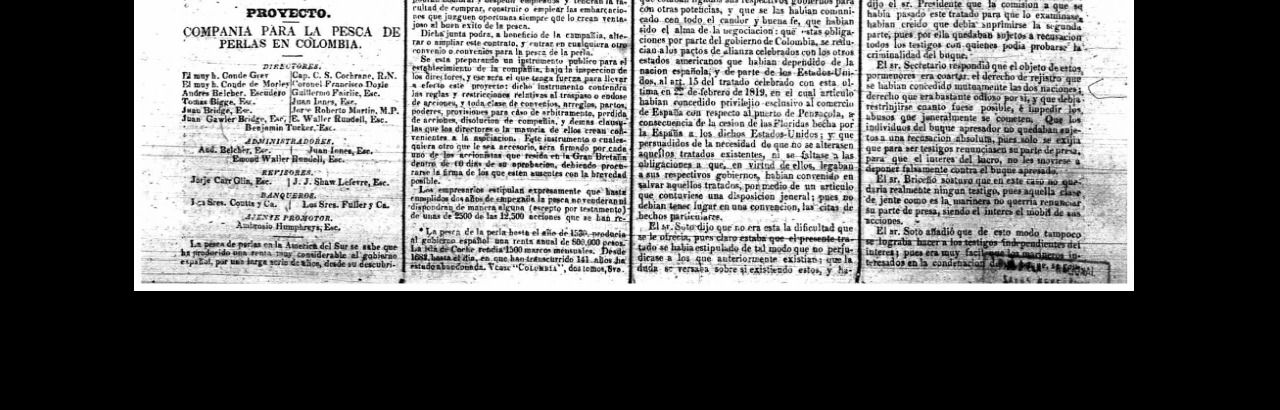
<file: constitucional32.html>
<!DOCTYPE html>
<html>
<head>
  <meta charset="UTF-8" name="viewport" content="width=device-width, initial-scale=1.0">
  <style>

    html {
      background: #000;
    }

    body {
      padding-bottom: 40px;
    }
    h1{
      margin-top: 30px;
      margin-bottom: 5px;
    }
    h4{
      margin-top:0px;
      margin-bottom:30px;
    }

    /*Boton de regreso*/
    /* Animación para esperar que aparezca*/
    @keyframes regresoFade {
      0% {opacity: 0;}
      95% {opacity: 0.1;}
      100% {opacity: 1;}
    }

    #volver {
      position: absolute;
      top: 10px;
      right: 10px;
      color: white;
      padding: 3px;
      text-decoration: none;
      font-family: monospace;
      font-size: 25px;
      animation-name: regresoFade;
      animation-duration: 5s;
      animation-fill-mode: forwards;
    }

    #volver:hover {
      border: 5px solid black;
      border-radius: 15px;
      color: black;
      background: #f6eabe;
      cursor: pointer;
    }

    #disminuirLetra {
      font-size: 20px;
    }

    #myimage {
      display: none;
    }

    .header {
      font-family: monospace;
      color: white;
      font-size: 30px;
      text-align: center;
    }

    /* Estilo de los botones de páginas */
    .boton {
      border: none;
      outline: none;
      padding: 10px 16px;
      background-color: #f1f1f1;
      cursor: pointer;
      font-size: 18px;
    }

    .boton:hover {
      background-color: #ddd;
    }

    .boton.activo {
      background-color: #666;
      color: white;
    }

    /* Estilo de artículo de prensa*/
    .contenedorArticuloPrensa {
      padding-top: 40px;
      padding-bottom: 60px;
      margin: auto;
      width: 80%;
      overflow: auto;
    }

    .contenidoArticuloPrensa {
      display: none;
    }


    /*Estilo de Lupa*/
    .img-magnifier-container {
      position: relative;
    }

    .img-magnifier-glass {
      position: absolute;
      border: 3px solid #000;
      border-radius: 50%;
      cursor: none;
      /*Set the size of the magnifier glass:*/
      width: 170px;
      height: 170px;
    }
  </style>
</head>

<body>
  <div class="header" id="myHeader">
    <h1>El Constitucional No. 32</h1>
    <h4>Bogotá, Abril 7, 1825</h4>
    <span id="disminuirLetra">Explora las páginas. ¿Puedes encontrar en dónde se menciona a la Sociedad Bíblica?</span>
    <br><br>
    <button class="boton activo" onclick="paginaUno()">1</button>
    <button class="boton" onclick="paginaDos()">2</button>
    <button class="boton" onclick="paginaTres()">3</button>
    <button class="boton" onclick="paginaCuatro()">4</button>
  </div>

  <div class='contenedorArticuloPrensa'>
    <a href="thomson.html" id="volver">Regresar</a>
    <div class='img-magnifier-container'>
      <img id='paginaUno' class="contenidoArticuloPrensa fade" src='Imagenes/Constitucional_32.1.jpg' width='1000' height='1575'>
      <img id='paginaDos' class="contenidoArticuloPrensa fade" src='Imagenes/Constitucional_32.2.jpg' width='1000' height='1575'>
      <img id='paginaTres' class="contenidoArticuloPrensa fade" src='Imagenes/Constitucional_32.3.jpg' width='1000' height='1575'>
      <img id='paginaCuatro' class="contenidoArticuloPrensa fade" src='Imagenes/Constitucional_32.4.jpg' width='1000' height='1575'>
    </div>
  </div>
</body>

<script>
  var header = document.getElementById("myHeader");
  var botones = header.getElementsByClassName("boton");
  for (var i = 0; i < botones.length; i++) {
    botones[i].addEventListener("click", function() {
      var current = document.getElementsByClassName("activo");
      current[0].className = current[0].className.replace(" activo", "");
      this.className += " activo";
    });
  }
  var mostrarLupa;

  function paginaUno() {
    mostrarLupa = document.getElementsByClassName("img-magnifier-glass");
    for (var i = 0; i < mostrarLupa.length; i++) {
      mostrarLupa[i].style.display = "none";
    }
    document.getElementById("paginaDos").style.display = 'none';
    document.getElementById("paginaTres").style.display = 'none';
    document.getElementById("paginaCuatro").style.display = 'none';
    document.getElementById("paginaUno").style.display = 'initial';
    magnify("paginaUno", 2.7);
  }

  function paginaDos() {
    mostrarLupa = document.getElementsByClassName("img-magnifier-glass");
    for (var i = 0; i < mostrarLupa.length; i++) {
      mostrarLupa[i].style.display = "none";
    }
    document.getElementById("paginaUno").style.display = 'none';
    document.getElementById("paginaTres").style.display = 'none';
    document.getElementById("paginaCuatro").style.display = 'none';
    document.getElementById("paginaDos").style.display = 'initial';
    magnify("paginaDos", 2.7);
  }

  function paginaTres() {
    mostrarLupa = document.getElementsByClassName("img-magnifier-glass");
    for (var i = 0; i < mostrarLupa.length; i++) {
      mostrarLupa[i].style.display = "none";
    }
    document.getElementById("paginaUno").style.display = 'none';
    document.getElementById("paginaDos").style.display = 'none';
    document.getElementById("paginaCuatro").style.display = 'none';
    document.getElementById("paginaTres").style.display = 'initial';
    magnify("paginaTres", 2.7);
  }

  function paginaCuatro() {
    mostrarLupa = document.getElementsByClassName("img-magnifier-glass");
    for (var i = 0; i < mostrarLupa.length; i++) {
      mostrarLupa[i].style.display = "none";
    }
    document.getElementById("paginaUno").style.display = 'none';
    document.getElementById("paginaDos").style.display = 'none';
    document.getElementById("paginaTres").style.display = 'none';
    document.getElementById("paginaCuatro").style.display = 'initial';
    magnify("paginaCuatro", 2.7);
  }
  /* Initiate Magnify Function
  with the id of the image, and the strength of the magnifier glass:*/
  document.getElementById('paginaUno').style.display = "initial";
  magnify("paginaUno", 2.7);

  function magnify(imgID, zoom) {
    var img, glass, w, h, bw;
    img = document.getElementById(imgID);
    /*create magnifier glass:*/
    glass = document.createElement("DIV");
    glass.setAttribute("class", "img-magnifier-glass");
    /*insert magnifier glass:*/
    img.parentElement.insertBefore(glass, img);
    /*set background properties for the magnifier glass:*/
    glass.style.backgroundImage = "url('" + img.src + "')";
    glass.style.backgroundRepeat = "no-repeat";
    glass.style.backgroundSize = (img.width * zoom) + "px " + (img.height * zoom) + "px";
    bw = 3;
    w = glass.offsetWidth / 2;
    h = glass.offsetHeight / 2;
    /*execute a function when someone moves the magnifier glass over the image:*/
    glass.addEventListener("mousemove", moveMagnifier);
    img.addEventListener("mousemove", moveMagnifier);
    /*and also for touch screens:*/
    glass.addEventListener("touchmove", moveMagnifier);
    img.addEventListener("touchmove", moveMagnifier);

    function moveMagnifier(e) {
      var pos, x, y;
      /*prevent any other actions that may occur when moving over the image*/
      e.preventDefault();
      /*get the cursor's x and y positions:*/
      pos = getCursorPos(e);
      x = pos.x;
      y = pos.y;
      /*prevent the magnifier glass from being positioned outside the image:*/
      if (x > img.width - (w / zoom)) {
        x = img.width - (w / zoom);
      }
      if (x < w / zoom) {
        x = w / zoom;
      }
      if (y > img.height - (h / zoom)) {
        y = img.height - (h / zoom);
      }
      if (y < h / zoom) {
        y = h / zoom;
      }
      /*set the position of the magnifier glass:*/
      glass.style.left = (x - w) + "px";
      glass.style.top = (y - h) + "px";
      /*display what the magnifier glass "sees":*/
      glass.style.backgroundPosition = "-" + ((x * zoom) - w + bw) + "px -" + ((y * zoom) - h + bw) + "px";
    }

    function getCursorPos(e) {
      var a, x = 0,
        y = 0;
      e = e || window.event;
      /*get the x and y positions of the image:*/
      a = img.getBoundingClientRect();
      /*calculate the cursor's x and y coordinates, relative to the image:*/
      x = e.pageX - a.left;
      y = e.pageY - a.top;
      /*consider any page scrolling:*/
      x = x - window.pageXOffset;
      y = y - window.pageYOffset;
      return {
        x: x,
        y: y
      };
    }
  }
</script>
</html>
</file>
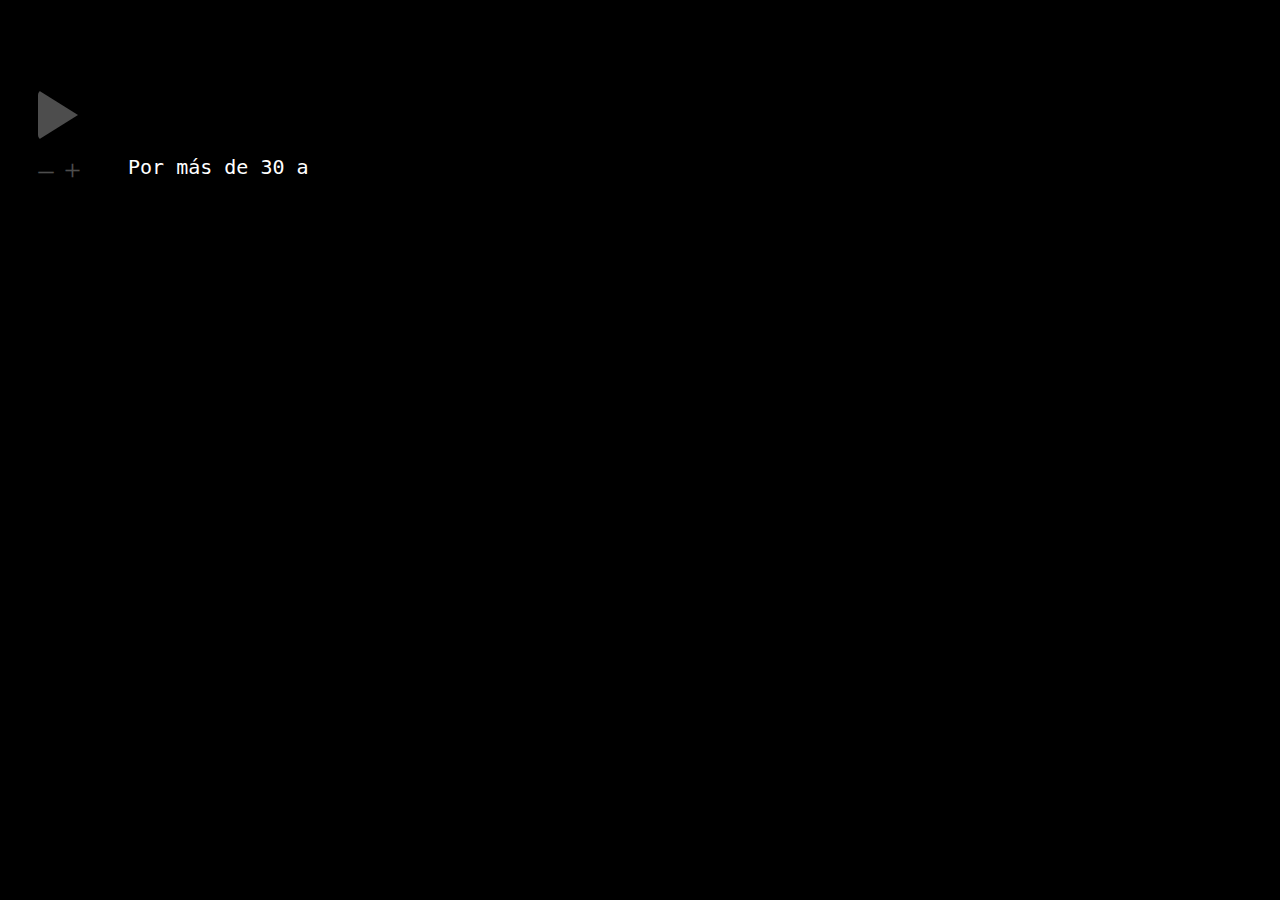
<file: inicioPratt.html>
<!DOCTYPE html>

<head>
  <meta charset="UTF-8">
  <style>

  html, body {
    background: black;
    height: 100%;
    margin: 0;
  }

  #textoContenedor{
    height:100%;
  }


    p {
      position: absolute;
      top: 15%;
      left: 10%;
      right: 10%;
      color: white;
      font-family: monospace;
      font-size: 20px;
    }

    #continuar {
      position: absolute;
      top: 3%;
      right: 5%;
      color: white;
      padding: 3px;
      text-decoration: none;
      font-family: monospace;
      font-size: 25px;
    }

    #continuar:hover {
      border: 5px solid black;
      border-radius: 15px;
      color: black;
      background: #f6eabe;
      cursor: pointer;
    }

    #volver {
      position: absolute;
      top: 3%;
      left: 5%;
      color: white;
      padding: 3px;
      text-decoration: none;
      font-family: monospace;
      font-size: 25px;
    }

    #volver:hover {
      border: 5px solid black;
      border-radius: 15px;
      color: black;
      background: #f6eabe;
      cursor: pointer;
    }

    #play{
    position: absolute;
    top:10%;
    left:3%;
    width: 0;
    height: 0;
    border-top: 25px solid transparent;
    border-bottom: 25px solid transparent;
    border-left: 40px solid green;
    border-left-color: white;
    border-radius: 5px;
    opacity:0.3;
    cursor:pointer;
    }
    #play:hover{
      opacity:1;
    }
    #pause{
    display:none;
    position: absolute;
    top:10.5%;
    left:3%;
    width: 40px;
    height: 40px;
    border-radius: 5px;
    background-color: white;
    opacity:0.3;
    cursor:pointer;
    }
    #pause:hover{
      opacity:1;
    }
    #volMas{
      position: absolute;
      top: 17%;
      left: 5%;
      font-size: 30px;
      color: white;
      opacity:0.3;
      cursor:pointer;
    }
    #volMas:hover{
      opacity:1;
    }
    #volMenos{
      position: absolute;
      top: 17%;
      left: 3%;
      font-size: 30px;
      color: white;
      opacity:0.3;
      cursor:pointer;
    }
    #volMenos:hover{
      opacity:1;
    }
  </style>
</head>

<body>
  <audio id="player" src="audio/forBetterDays.mp3" autoplay loop></audio>
  <div>
    <div id="play" onclick="play();"></div>
    <div id="pause" onclick="pause();"></div>
    <div id="volMas" onclick="document.getElementById('player').volume += 0.1">+ </div>
    <div id="volMenos" onclick="document.getElementById('player').volume -= 0.1">–</div>
  </div>

<div id="textoContenedor" onclick="mostrarTexto()"> <p id="textoThomson"></p></div>
  <a href="pratt.html" id="continuar"></a>
  <a href="thomson.html" id="volver"></a>


</body>
<script>
function play(){
  document.getElementById('player').play();
  document.getElementById('play').style.display = 'none';
  document.getElementById('pause').style.display = 'initial';
}
function pause(){
  document.getElementById('player').pause();
  document.getElementById('pause').style.display = 'none';
  document.getElementById('play').style.display = 'initial';
}
  var i = 0;

  var txt =
    'Por más de 30 años desde la partida de Thomson, no hubo avances muy importantes en los esfuerzos por establecer el protestantismo en Colombia. Esto empezaría a cambiar en la primavera de 1854 en Estados Unidos cuando un estudiante del afamado Seminario Teológico de Princeton se ofreció para ir como misionero a África. Sin embargo, otro sería el destino para este joven llamado Henry Barrington Pratt. Por ese tiempo llegó a la Junta de Misiones Extranjeras de la Iglesia Presbiteriana en Estados Unidos una carta procedente de un país de Suramérica, llamado la Nueva Granada, que solicitaba encarecidamente el envío de un misionero. La carta procedía del Coronel James Fraser, quien vino a tierras colombianas junto a la Legión Británica que ayudó a Simón Bolívar durante la guerra por la independencia. Fraser era protestante, y luego de la guerra se estableció en este país y tuvo descendencia. La Junta de Misiones le preguntó a Pratt si estaría dispuesto a encargarse de esta misión. El joven aspirante a misionero recibió esta carta como una clara indicación de la voluntad de Dios, por lo que de inmediato se dedicó a aprender el idioma español y a prepararse para su labor misionera. Así, en respuesta a la solicitud de Fraser, Pratt partió el 24 de febrero del año 1856 desde Nueva York con rumbo a este país desconocido para él...';

  var speed = 50;

  typeWriter();

  function typeWriter() {
    if (i < txt.length) {
      document.getElementById("textoThomson").innerHTML += txt.charAt(i);
      i++;
      animacion = setTimeout(typeWriter, speed);
      if (i === txt.length) {
        document.getElementById("continuar").innerHTML = "Continuar";
        document.getElementById("volver").innerHTML = "Volver";
      }
    }
  }

  function mostrarTexto(){
    document.getElementById("continuar").innerHTML = "Continuar";
    document.getElementById("volver").innerHTML = "Volver";
    document.getElementById("textoThomson").innerHTML = txt;
    clearTimeout(animacion);
  }
</script>
</file>
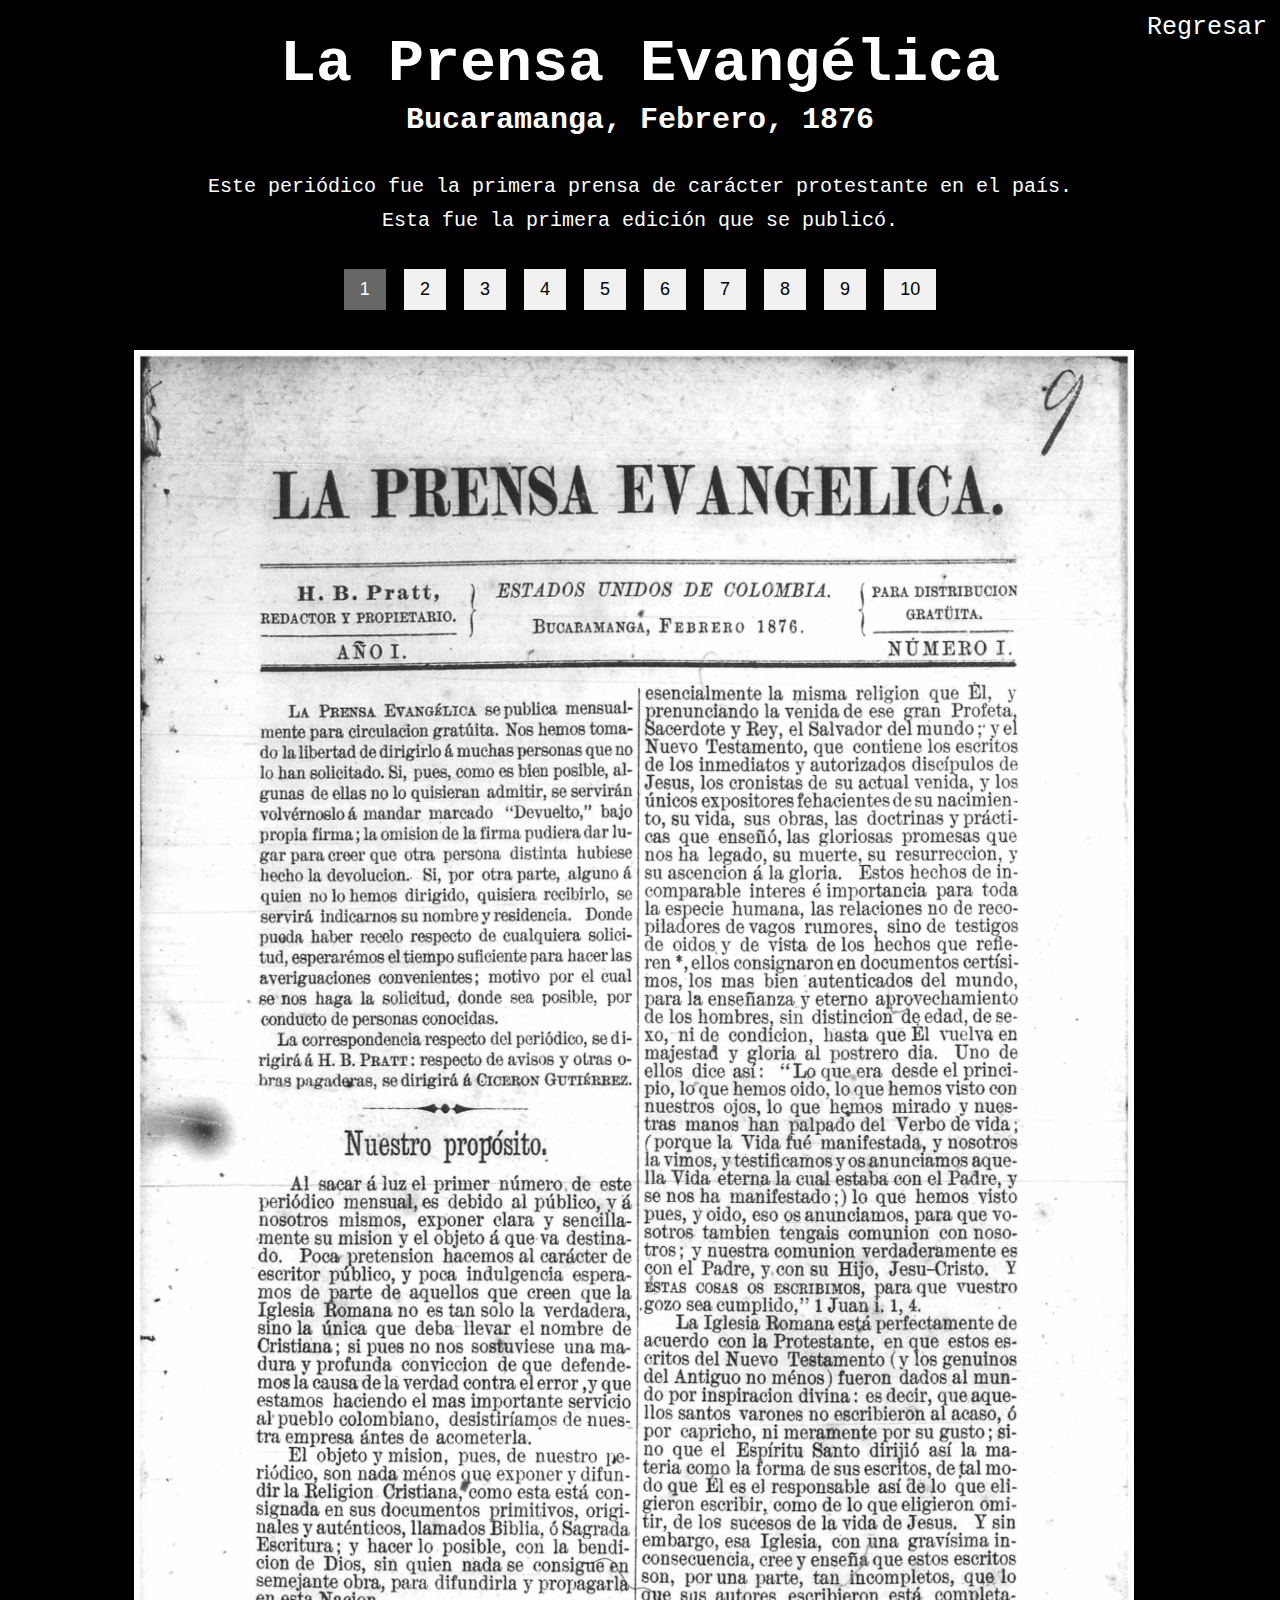
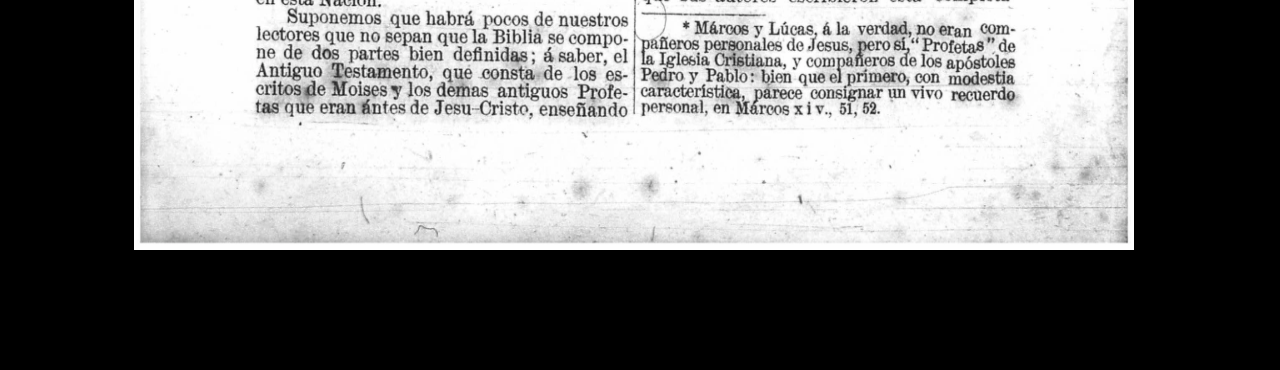
<file: prensaEvangelica1.html>
<!DOCTYPE html>
<html>
<head>
  <meta charset="UTF-8" name="viewport" content="width=device-width, initial-scale=1.0">
  <style>

    html {
      background: #000;
    }

    body {
      padding-bottom: 40px;
    }
    h1{
      margin-top: 30px;
      margin-bottom: 5px;
    }
    h4{
      margin-top:0px;
      margin-bottom:30px;
    }

    /*Boton de regreso*/
    /* Animación para esperar que aparezca*/
    @keyframes regresoFade {
      0% {opacity: 0;}
      95% {opacity: 0.1;}
      100% {opacity: 1;}
    }

    #volver {
      position: absolute;
      top: 10px;
      right: 10px;
      color: white;
      padding: 3px;
      text-decoration: none;
      font-family: monospace;
      font-size: 25px;
      animation-name: regresoFade;
      animation-duration: 5s;
      animation-fill-mode: forwards;
    }

    #volver:hover {
      border: 5px solid black;
      border-radius: 15px;
      color: black;
      background: #f6eabe;
      cursor: pointer;
    }

    #disminuirLetra {
      font-size: 20px;
    }

    #myimage {
      display: none;
    }

    .header {
      font-family: monospace;
      color: white;
      font-size: 30px;
      text-align: center;
    }

    /* Estilo de los botones de páginas */
    .boton {
      border: none;
      outline: none;
      padding: 10px 16px;
      background-color: #f1f1f1;
      cursor: pointer;
      font-size: 18px;
    }

    .boton:hover {
      background-color: #ddd;
    }

    .boton.activo {
      background-color: #666;
      color: white;
    }

    /* Estilo de artículo de prensa*/
    .contenedorArticuloPrensa {
      padding-top: 40px;
      padding-bottom: 60px;
      margin: auto;
      width: 80%;
      overflow: auto;
    }

    .contenidoArticuloPrensa {
      display: none;
    }



  </style>
</head>

<body>
  <div class="header" id="myHeader">
    <h1>La Prensa Evangélica</h1>
    <h4>Bucaramanga, Febrero, 1876</h4>
    <span id="disminuirLetra">Este periódico fue la primera prensa de carácter protestante en el país.<br> Esta fue la primera edición que se publicó.</span>
    <br><br>
    <button class="boton activo" onclick="currentSlide(1)">1</button>
    <button class="boton" onclick="currentSlide(2)">2</button>
    <button class="boton" onclick="currentSlide(3)">3</button>
    <button class="boton" onclick="currentSlide(4)">4</button>
    <button class="boton" onclick="currentSlide(5)">5</button>
    <button class="boton" onclick="currentSlide(6)">6</button>
    <button class="boton" onclick="currentSlide(7)">7</button>
    <button class="boton" onclick="currentSlide(8)">8</button>
    <button class="boton" onclick="currentSlide(9)">9</button>
    <button class="boton" onclick="currentSlide(10)">10</button>
  </div>

  <div class='contenedorArticuloPrensa'>
    <a href="pratt.html" id="volver">Regresar</a>
    <div>
      <img id='paginaUno' class="contenidoArticuloPrensa fade" src='Imagenes/PrensaEvangelica_1.1.jpg' alt='imagen de primera pagina' width='1000' height='1500'>
      <img id='paginaDos' class="contenidoArticuloPrensa fade" src='Imagenes/PrensaEvangelica_1.2.jpg' width='1000' height='1500'>
      <img id='paginaTres' class="contenidoArticuloPrensa fade" src='Imagenes/PrensaEvangelica_1.3.jpg' width='1000' height='1500'>
      <img id='paginaCuatro' class="contenidoArticuloPrensa fade" src='Imagenes/PrensaEvangelica_1.4.jpg' width='1000' height='1500'>
      <img id='paginaCinco' class="contenidoArticuloPrensa fade" src='Imagenes/PrensaEvangelica_1.5.jpg' width='1000' height='1500'>
      <img id='paginaSeis' class="contenidoArticuloPrensa fade" src='Imagenes/PrensaEvangelica_1.6.jpg' width='1000' height='1500'>
      <img id='paginaSiete' class="contenidoArticuloPrensa fade" src='Imagenes/PrensaEvangelica_1.7.jpg' width='1000' height='1500'>
      <img id='paginaOcho' class="contenidoArticuloPrensa fade" src='Imagenes/PrensaEvangelica_1.8.jpg' width='1000' height='1500'>
      <img id='paginaNueve' class="contenidoArticuloPrensa fade" src='Imagenes/PrensaEvangelica_1.9.jpg' width='1000' height='1500'>
      <img id='paginaDiez' class="contenidoArticuloPrensa fade" src='Imagenes/PrensaEvangelica_1.10.jpg' width='1000' height='1500'>

    </div>
  </div>
</body>

<script>
  var header = document.getElementById("myHeader");
  var botones = header.getElementsByClassName("boton");
  for (var i = 0; i < botones.length; i++) {
    botones[i].addEventListener("click", function() {
      var current = document.getElementsByClassName("activo");
      current[0].className = current[0].className.replace(" activo", "");
      this.className += " activo";
    });
  }




  /* Initiate Magnify Function
  with the id of the image, and the strength of the magnifier glass:*/
  //document.getElementById('paginaUno').style.display = "initial";
/*
  function paginaUno(){
    document.getElementById("paginaDos").style.display = 'none';
    document.getElementById("paginaTres").style.display = 'none';
    document.getElementById("paginaCuatro").style.display = 'none';
    document.getElementById("paginaCinco").style.display = 'none';
    document.getElementById("paginaSeis").style.display = 'none';
    document.getElementById("paginaSiete").style.display = 'none';
    document.getElementById("paginaOcho").style.display = 'none';
    document.getElementById("paginaNueve").style.display = 'none';
    document.getElementById("paginaDiez").style.display = 'none';
    document.getElementById("paginaUno").style.display = 'initial';
  }
  function paginaDos(){
    document.getElementById("paginaUno").style.display = 'none';
    document.getElementById("paginaTres").style.display = 'none';
    document.getElementById("paginaCuatro").style.display = 'none';
    document.getElementById("paginaCinco").style.display = 'none';
    document.getElementById("paginaSeis").style.display = 'none';
    document.getElementById("paginaSiete").style.display = 'none';
    document.getElementById("paginaOcho").style.display = 'none';
    document.getElementById("paginaNueve").style.display = 'none';
    document.getElementById("paginaDiez").style.display = 'none';
    document.getElementById("paginaDos").style.display = 'initial';
  }

  function paginaDos(){
    document.getElementById("paginaUno").style.display = 'none';
    document.getElementById("paginaTres").style.display = 'none';
    document.getElementById("paginaCuatro").style.display = 'none';
    document.getElementById("paginaCinco").style.display = 'none';
    document.getElementById("paginaSeis").style.display = 'none';
    document.getElementById("paginaSiete").style.display = 'none';
    document.getElementById("paginaOcho").style.display = 'none';
    document.getElementById("paginaNueve").style.display = 'none';
    document.getElementById("paginaDiez").style.display = 'none';
    document.getElementById("paginaDos").style.display = 'initial';
  }*/

  var slideIndex = 1;
showSlides(slideIndex);



function currentSlide(n) {
  showSlides(slideIndex = n);
}

function showSlides(n) {
  var i;
  var slides = document.getElementsByClassName("contenidoArticuloPrensa");
  if (n > slides.length) {slideIndex = 1}
  if (n < 1) {slideIndex = slides.length}
  for (i = 0; i < slides.length; i++) {
      slides[i].style.display = "none";
  }

  slides[slideIndex-1].style.display = "initial";

}




</script>
</html>
</file>
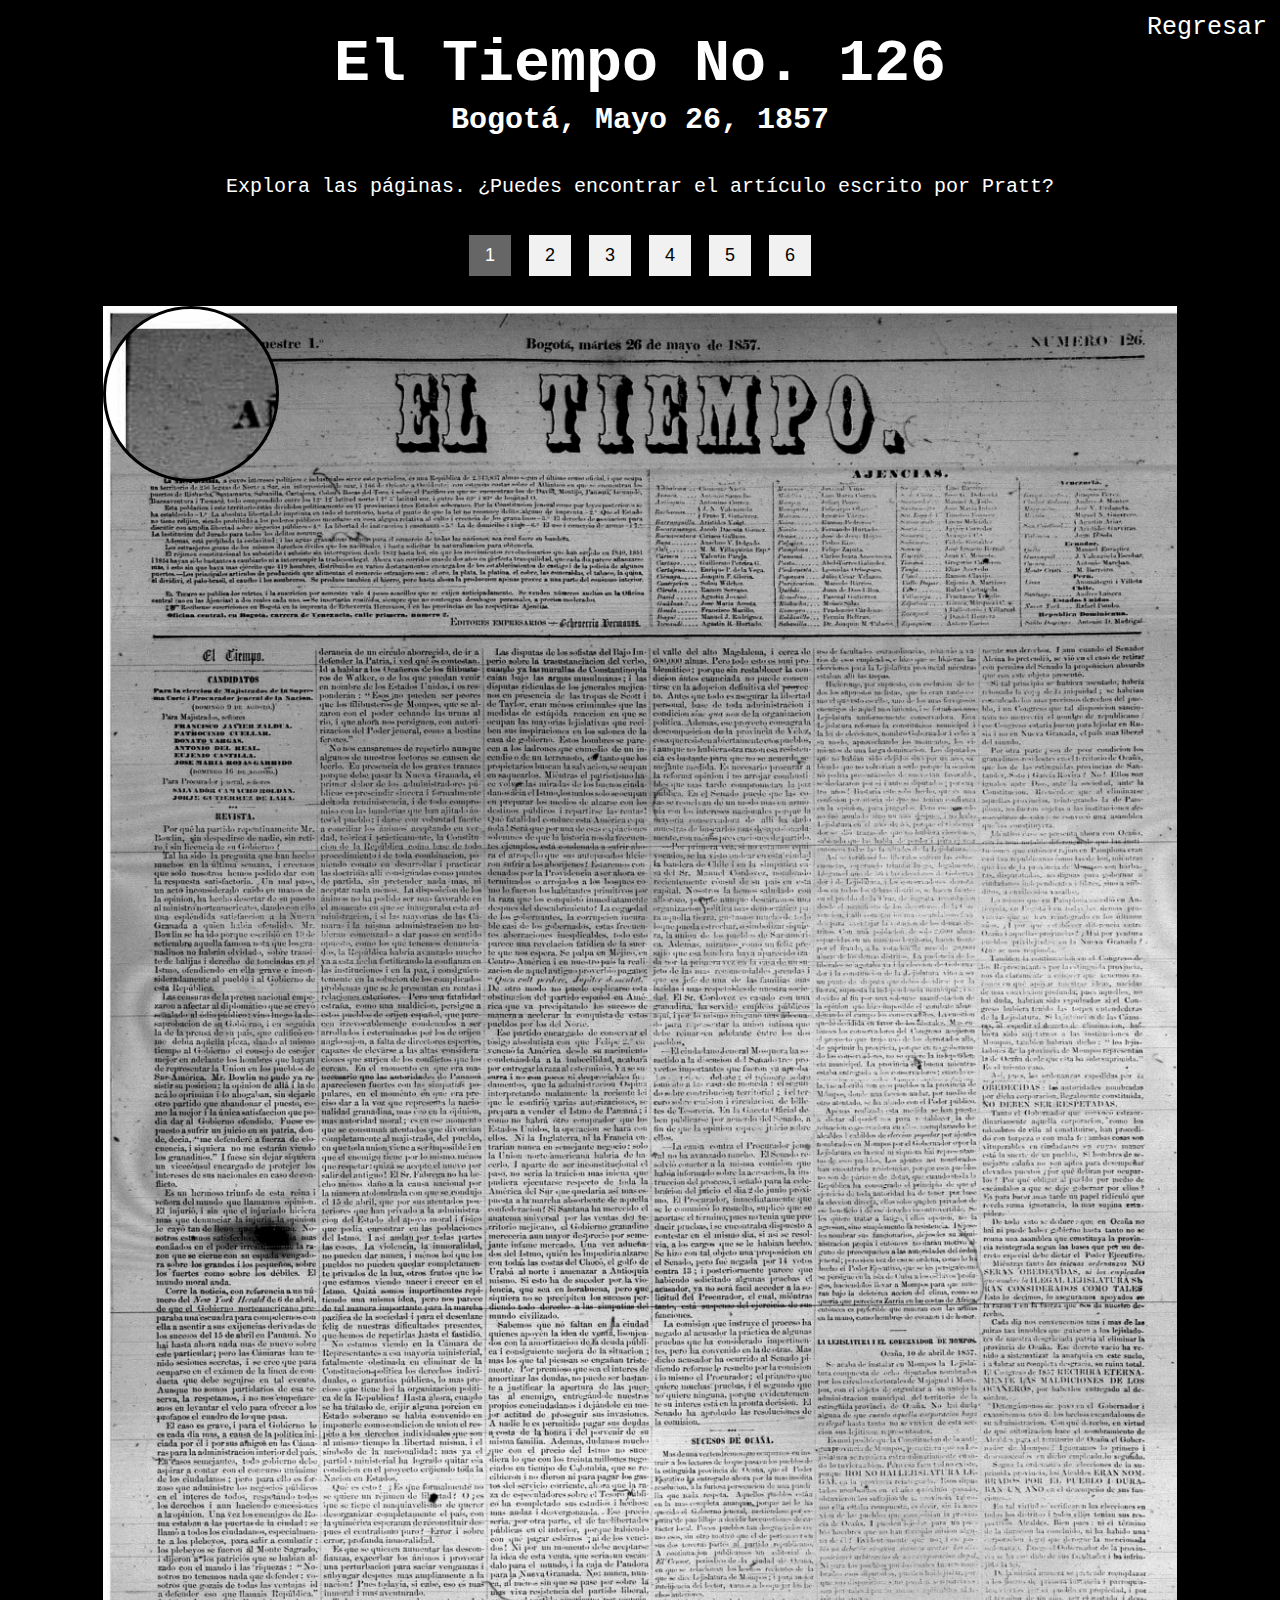
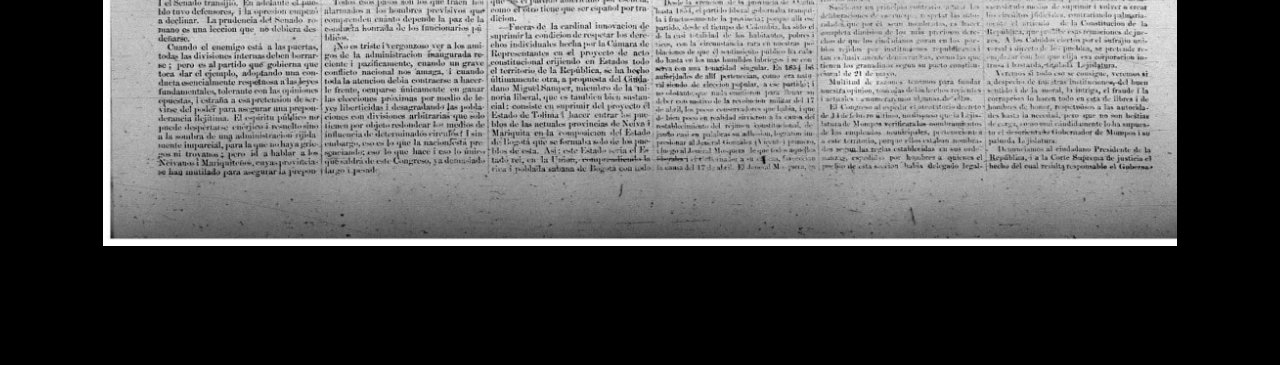
<file: tiempo1857.html>
<!DOCTYPE html>
<html>
<head>
  <meta charset="UTF-8" name="viewport" content="width=device-width, initial-scale=1.0">
  <style>
    html {
      background: #000;
    }

    body {
      padding-bottom: 40px;
    }

    h1 {
      margin-top: 30px;
      margin-bottom: 5px;
    }

    h4 {
      margin-top: 0px;
      margin-bottom: 30px;
    }

    /*Boton de regreso*/
    /* Animación para esperar que aparezca*/
    @keyframes regresoFade {
      0% {opacity: 0;}
      95% {opacity: 0.1;}
      100% {opacity: 1;}
    }

    #volver {
      position: absolute;
      top: 10px;
      right: 10px;
      color: white;
      padding: 3px;
      text-decoration: none;
      font-family: monospace;
      font-size: 25px;
      animation-name: regresoFade;
      animation-duration: 5s;
      animation-fill-mode: forwards;
    }

    #volver:hover {
      border: 5px solid black;
      border-radius: 15px;
      color: black;
      background: #f6eabe;
      cursor: pointer;
    }

    #disminuirLetra {
      font-size: 20px;
    }

    #myimage {
      display: none;
    }

    .header {
      font-family: monospace;
      color: white;
      font-size: 30px;
      text-align: center;
    }

    /* Estilo de los botones de páginas */
    .boton {
      border: none;
      outline: none;
      padding: 10px 16px;
      background-color: #f1f1f1;
      cursor: pointer;
      font-size: 18px;
    }

    .boton:hover {
      background-color: #ddd;
    }

    .boton.activo {
      background-color: #666;
      color: white;
    }

    /* Estilo de artículo de prensa*/
    .contenedorArticuloPrensa {
      padding-top: 30px;
      padding-bottom: 60px;
      margin: auto;
      width: 85%;
      overflow: auto;
      z-index: 0;
    }

    .contenidoArticuloPrensa {
      display: none;
    }


    /*Estilo de Lupa*/
    .img-magnifier-container {
      position: relative;
    }

    .img-magnifier-glass {
      position: absolute;
      border: 3px solid #000;
      border-radius: 50%;
      cursor: none;
      /*Set the size of the magnifier glass:*/
      width: 170px;
      height: 170px;
    }
  </style>
</head>

<body>
  <div class="header" id="myHeader">
    <h1>El Tiempo No. 126 </h1>
    <h4>Bogotá, Mayo 26, 1857</h4>
    <span id="disminuirLetra">Explora las páginas. ¿Puedes encontrar el artículo escrito por Pratt?</span>
    <br><br>
    <button class="boton activo" onclick="paginaUno()">1</button>
    <button class="boton" onclick="paginaDos()">2</button>
    <button class="boton" onclick="paginaTres()">3</button>
    <button class="boton" onclick="paginaCuatro()">4</button>
    <button class="boton" onclick="paginaCinco()">5</button>
    <button class="boton" onclick="paginaSeis()">6</button>
  </div>

  <div class='contenedorArticuloPrensa'>
    <a href="pratt.html" id="volver">Regresar</a>
    <div class='img-magnifier-container'>
      <img id='paginaUno' class="contenidoArticuloPrensa fade" src='Imagenes/tiempo1857_1.jpg' width='1100' height='1540'>
      <img id='paginaDos' class="contenidoArticuloPrensa fade" src='Imagenes/tiempo1857_2.jpg' width='1100' height='1540'>
      <img id='paginaTres' class="contenidoArticuloPrensa fade" src='Imagenes/tiempo1857_3.jpg' width='1100' height='1540'>
      <img id='paginaCuatro' class="contenidoArticuloPrensa fade" src='Imagenes/tiempo1857_4.jpg' width='1100' height='1540'>
      <img id='paginaCinco' class="contenidoArticuloPrensa fade" src='Imagenes/tiempo1857_5.jpg' width='1100' height='1540'>
      <img id='paginaSeis' class="contenidoArticuloPrensa fade" src='Imagenes/tiempo1857_6.jpg' width='1100' height='1540'>
    </div>
  </div>
</body>

<script>
  var header = document.getElementById("myHeader");
  var botones = header.getElementsByClassName("boton");
  for (var i = 0; i < botones.length; i++) {
    botones[i].addEventListener("click", function() {
      var current = document.getElementsByClassName("activo");
      current[0].className = current[0].className.replace(" activo", "");
      this.className += " activo";
    });
  }
  var mostrarLupa;

  function paginaUno() {
    mostrarLupa = document.getElementsByClassName("img-magnifier-glass");
    for (var i = 0; i < mostrarLupa.length; i++) {
      mostrarLupa[i].style.display = "none";
    }
    document.getElementById("paginaDos").style.display = 'none';
    document.getElementById("paginaTres").style.display = 'none';
    document.getElementById("paginaCuatro").style.display = 'none';
    document.getElementById("paginaCinco").style.display = 'none';
    document.getElementById("paginaSeis").style.display = 'none';
    document.getElementById("paginaUno").style.display = 'initial';
    magnify("paginaUno", 2.7);
  }

  function paginaDos() {
    mostrarLupa = document.getElementsByClassName("img-magnifier-glass");
    for (var i = 0; i < mostrarLupa.length; i++) {
      mostrarLupa[i].style.display = "none";
    }
    document.getElementById("paginaUno").style.display = 'none';
    document.getElementById("paginaTres").style.display = 'none';
    document.getElementById("paginaCuatro").style.display = 'none';
    document.getElementById("paginaCinco").style.display = 'none';
    document.getElementById("paginaSeis").style.display = 'none';
    document.getElementById("paginaDos").style.display = 'initial';
    magnify("paginaDos", 2.7);
  }

  function paginaTres() {
    mostrarLupa = document.getElementsByClassName("img-magnifier-glass");
    for (var i = 0; i < mostrarLupa.length; i++) {
      mostrarLupa[i].style.display = "none";
    }
    document.getElementById("paginaUno").style.display = 'none';
    document.getElementById("paginaDos").style.display = 'none';
    document.getElementById("paginaCuatro").style.display = 'none';
    document.getElementById("paginaCinco").style.display = 'none';
    document.getElementById("paginaSeis").style.display = 'none';
    document.getElementById("paginaTres").style.display = 'initial';
    magnify("paginaTres", 2.7);
  }

  function paginaCuatro() {
    mostrarLupa = document.getElementsByClassName("img-magnifier-glass");
    for (var i = 0; i < mostrarLupa.length; i++) {
      mostrarLupa[i].style.display = "none";
    }
    document.getElementById("paginaUno").style.display = 'none';
    document.getElementById("paginaDos").style.display = 'none';
    document.getElementById("paginaTres").style.display = 'none';
    document.getElementById("paginaCinco").style.display = 'none';
    document.getElementById("paginaSeis").style.display = 'none';
    document.getElementById("paginaCuatro").style.display = 'initial';
    magnify("paginaCuatro", 2.7);
  }

  function paginaCinco() {
    mostrarLupa = document.getElementsByClassName("img-magnifier-glass");
    for (var i = 0; i < mostrarLupa.length; i++) {
      mostrarLupa[i].style.display = "none";
    }
    document.getElementById("paginaUno").style.display = 'none';
    document.getElementById("paginaDos").style.display = 'none';
    document.getElementById("paginaTres").style.display = 'none';
    document.getElementById("paginaCuatro").style.display = 'none';
    document.getElementById("paginaSeis").style.display = 'none';
    document.getElementById("paginaCinco").style.display = 'initial';
    magnify("paginaCinco", 2.7);
  }

  function paginaSeis() {
    mostrarLupa = document.getElementsByClassName("img-magnifier-glass");
    for (var i = 0; i < mostrarLupa.length; i++) {
      mostrarLupa[i].style.display = "none";
    }
    document.getElementById("paginaUno").style.display = 'none';
    document.getElementById("paginaDos").style.display = 'none';
    document.getElementById("paginaTres").style.display = 'none';
    document.getElementById("paginaCuatro").style.display = 'none';
    document.getElementById("paginaCinco").style.display = 'none';
    document.getElementById("paginaSeis").style.display = 'initial';
    magnify("paginaSeis", 2.7);
  }
  /* Initiate Magnify Function
  with the id of the image, and the strength of the magnifier glass:*/
  document.getElementById('paginaUno').style.display = "initial";
  magnify("paginaUno", 2.7);

  function magnify(imgID, zoom) {
    var img, glass, w, h, bw;
    img = document.getElementById(imgID);
    /*create magnifier glass:*/
    glass = document.createElement("DIV");
    glass.setAttribute("class", "img-magnifier-glass");
    /*insert magnifier glass:*/
    img.parentElement.insertBefore(glass, img);
    /*set background properties for the magnifier glass:*/
    glass.style.backgroundImage = "url('" + img.src + "')";
    glass.style.backgroundRepeat = "no-repeat";
    glass.style.backgroundSize = (img.width * zoom) + "px " + (img.height * zoom) + "px";
    bw = 3;
    w = glass.offsetWidth / 2;
    h = glass.offsetHeight / 2;
    /*execute a function when someone moves the magnifier glass over the image:*/
    glass.addEventListener("mousemove", moveMagnifier);
    img.addEventListener("mousemove", moveMagnifier);
    /*and also for touch screens:*/
    glass.addEventListener("touchmove", moveMagnifier);
    img.addEventListener("touchmove", moveMagnifier);

    function moveMagnifier(e) {
      var pos, x, y;
      /*prevent any other actions that may occur when moving over the image*/
      e.preventDefault();
      /*get the cursor's x and y positions:*/
      pos = getCursorPos(e);
      x = pos.x;
      y = pos.y;
      /*prevent the magnifier glass from being positioned outside the image:*/
      if (x > img.width - (w / zoom)) {
        x = img.width - (w / zoom);
      }
      if (x < w / zoom) {
        x = w / zoom;
      }
      if (y > img.height - (h / zoom)) {
        y = img.height - (h / zoom);
      }
      if (y < h / zoom) {
        y = h / zoom;
      }
      /*set the position of the magnifier glass:*/
      glass.style.left = (x - w) + "px";
      glass.style.top = (y - h) + "px";
      /*display what the magnifier glass "sees":*/
      glass.style.backgroundPosition = "-" + ((x * zoom) - w + bw) + "px -" + ((y * zoom) - h + bw) + "px";
    }

    function getCursorPos(e) {
      var a, x = 0,
        y = 0;
      e = e || window.event;
      /*get the x and y positions of the image:*/
      a = img.getBoundingClientRect();
      /*calculate the cursor's x and y coordinates, relative to the image:*/
      x = e.pageX - a.left;
      y = e.pageY - a.top;
      /*consider any page scrolling:*/
      x = x - window.pageXOffset;
      y = y - window.pageYOffset;
      return {
        x: x,
        y: y
      };
    }
  }
</script>
</html>
</file>
